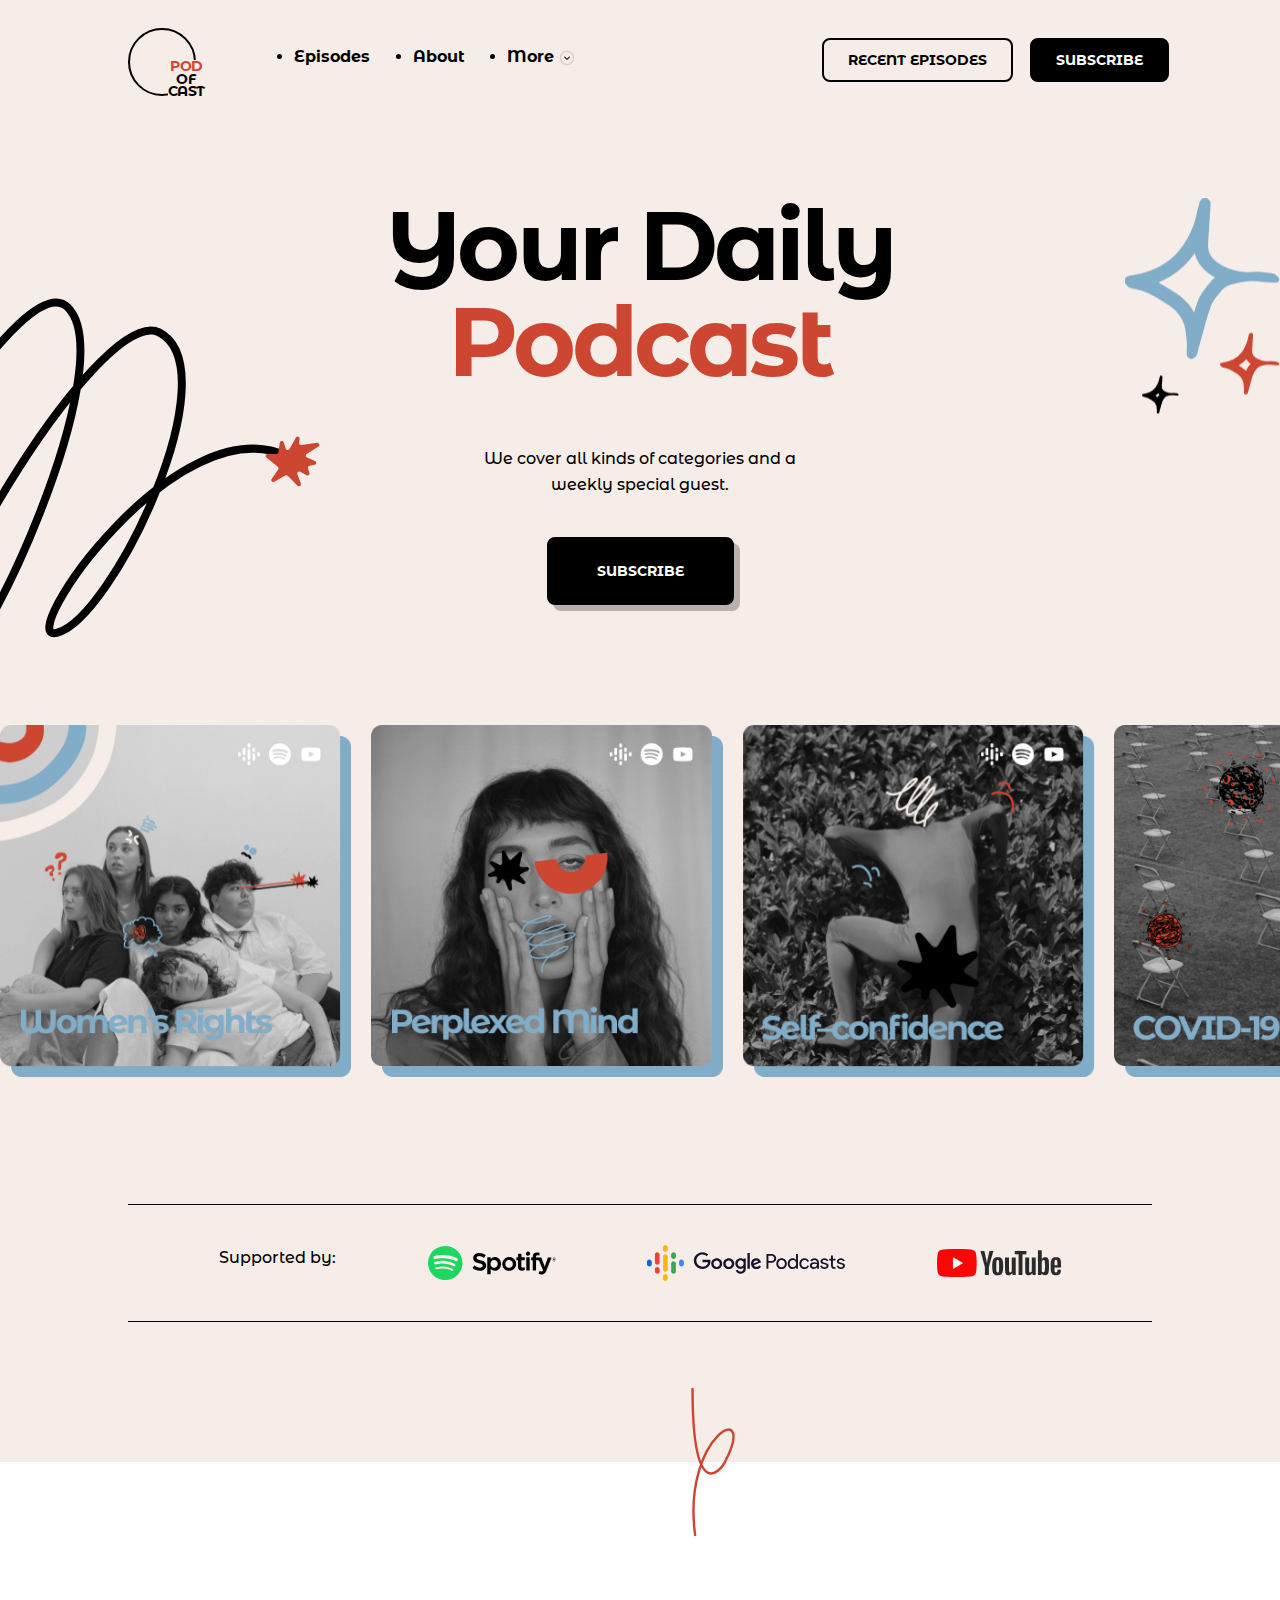
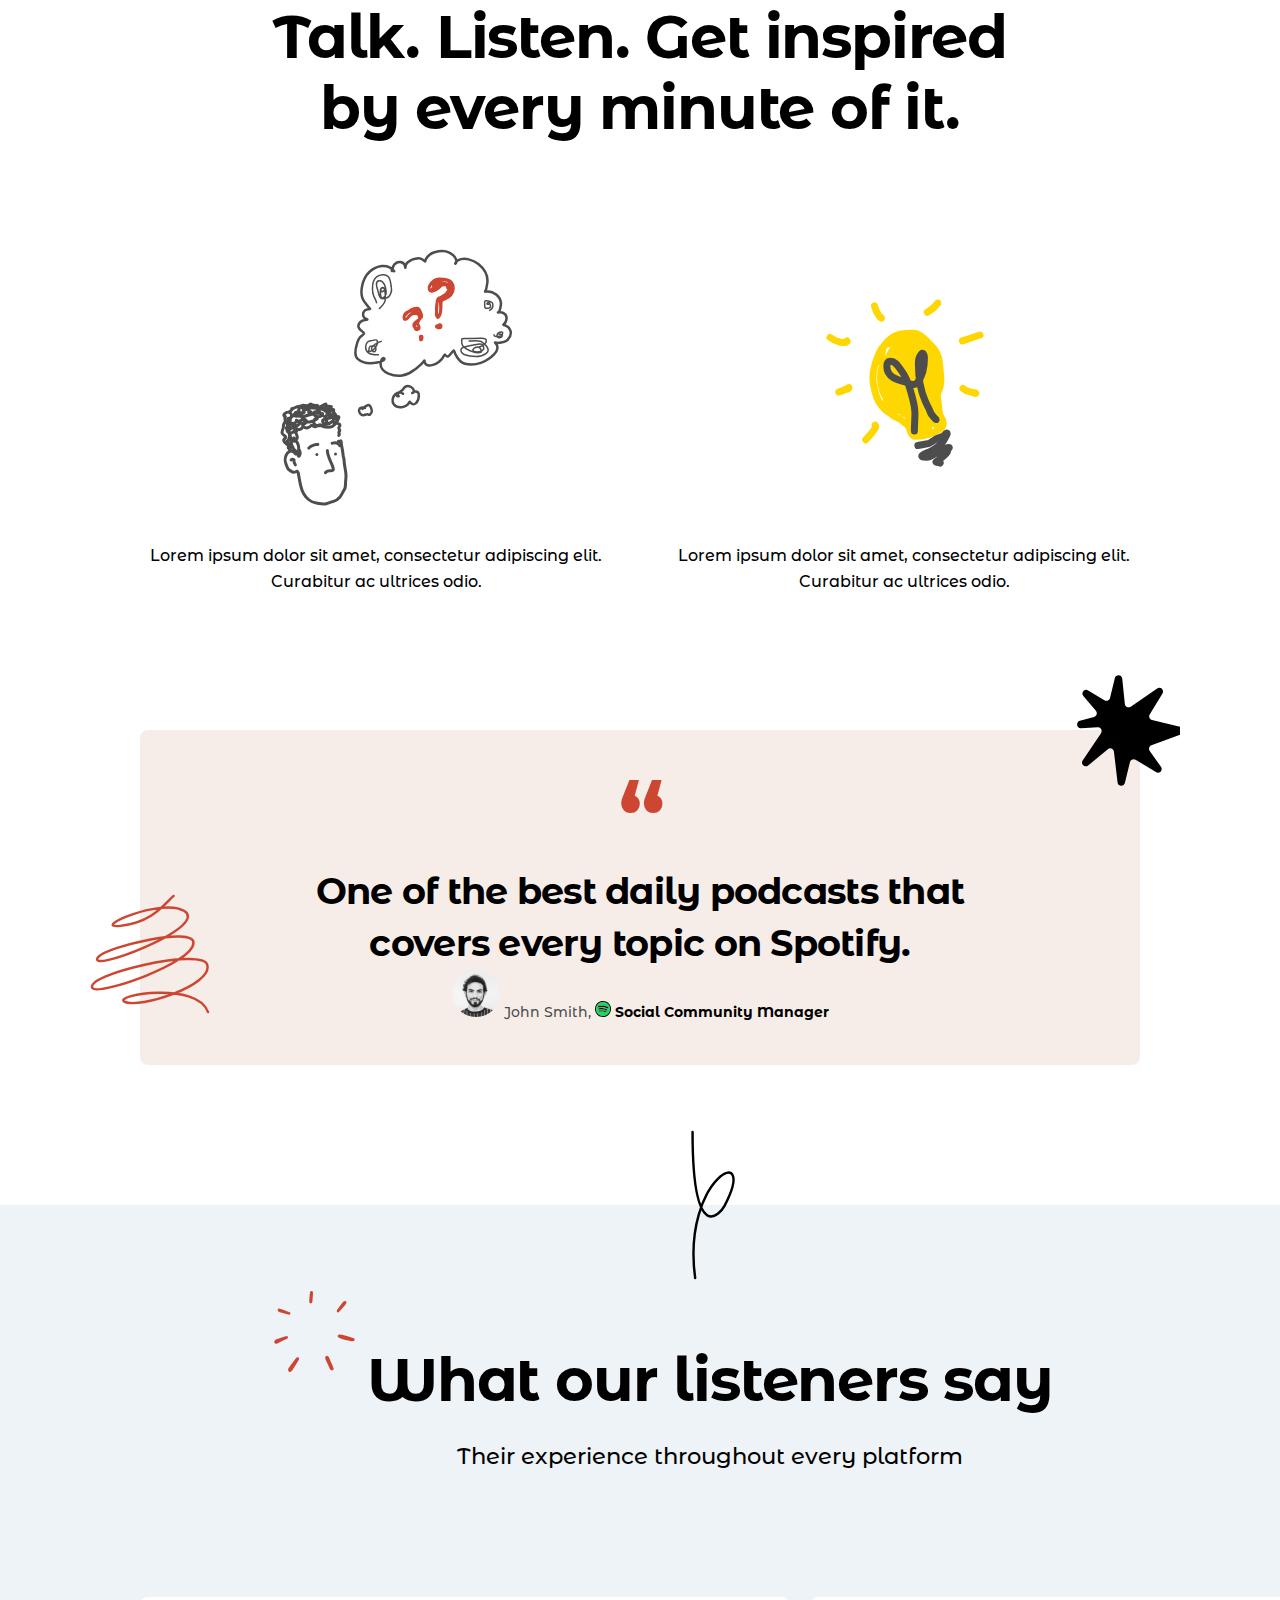
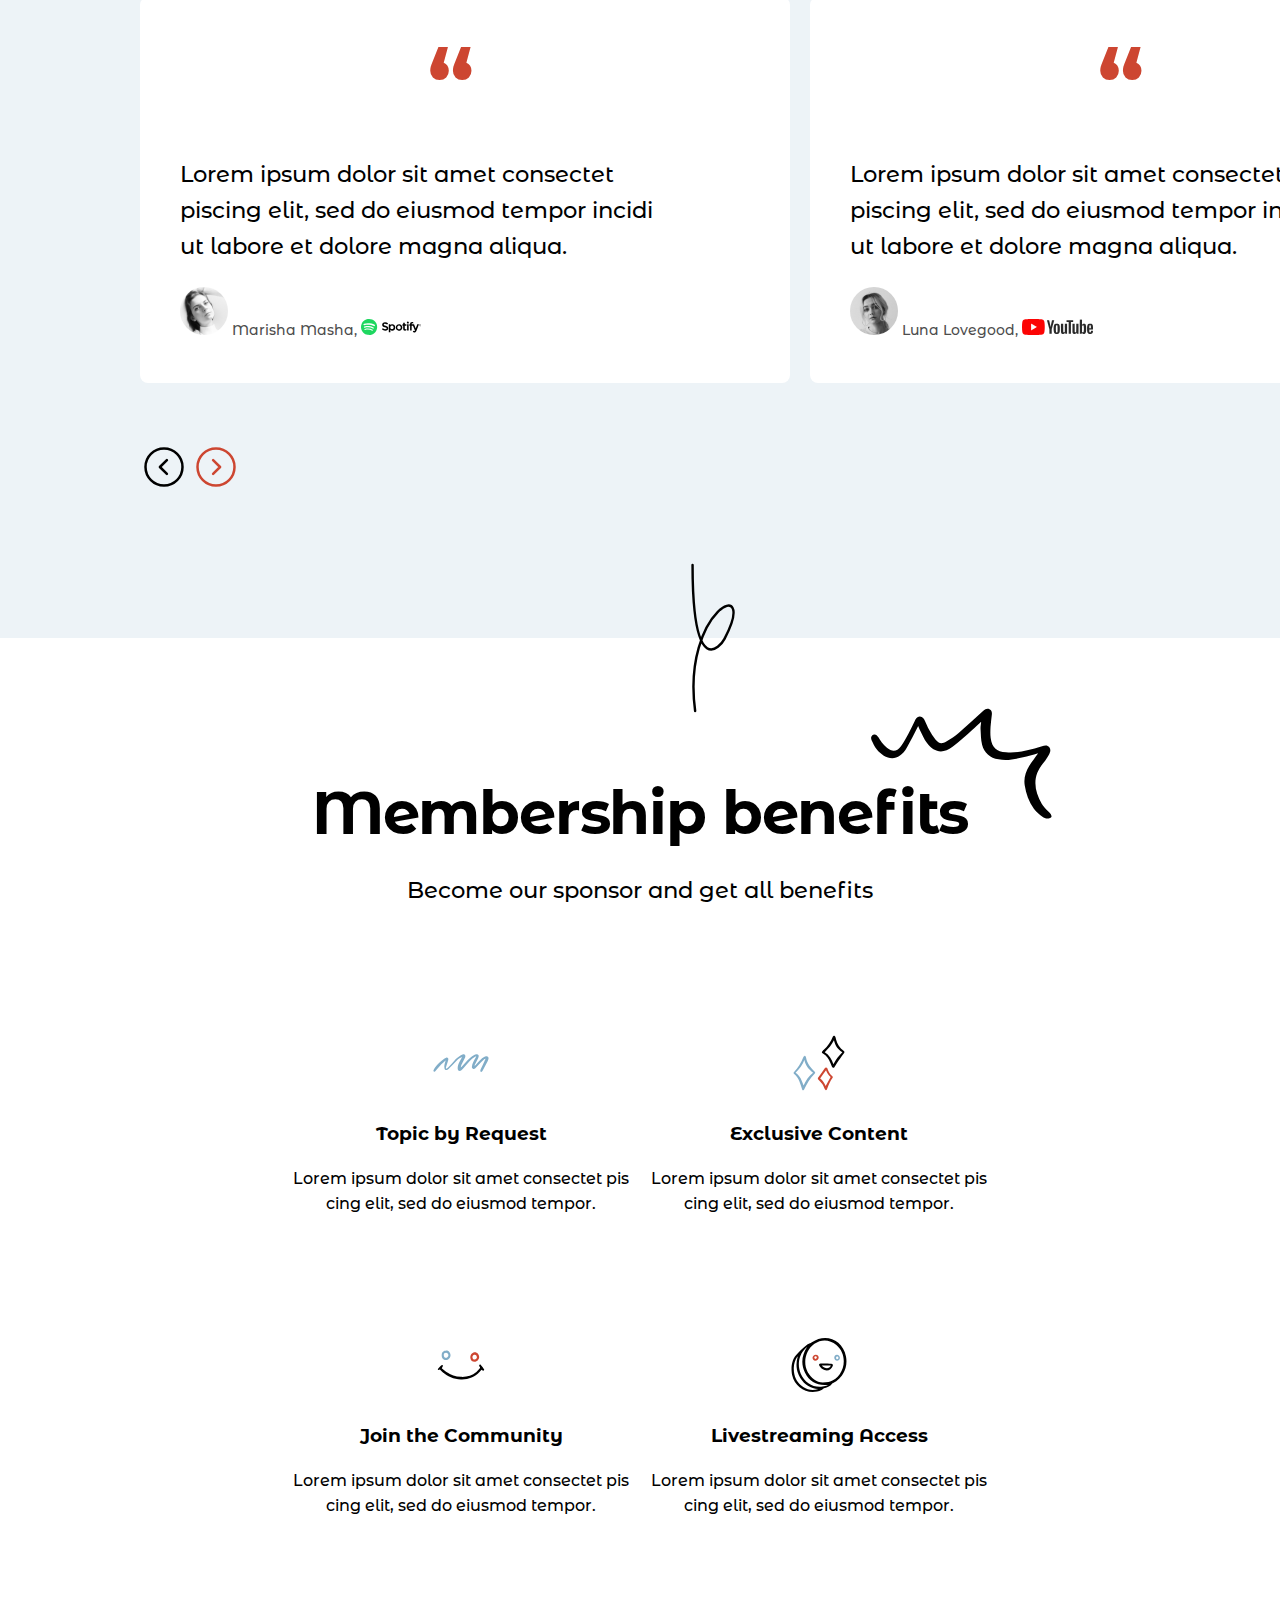
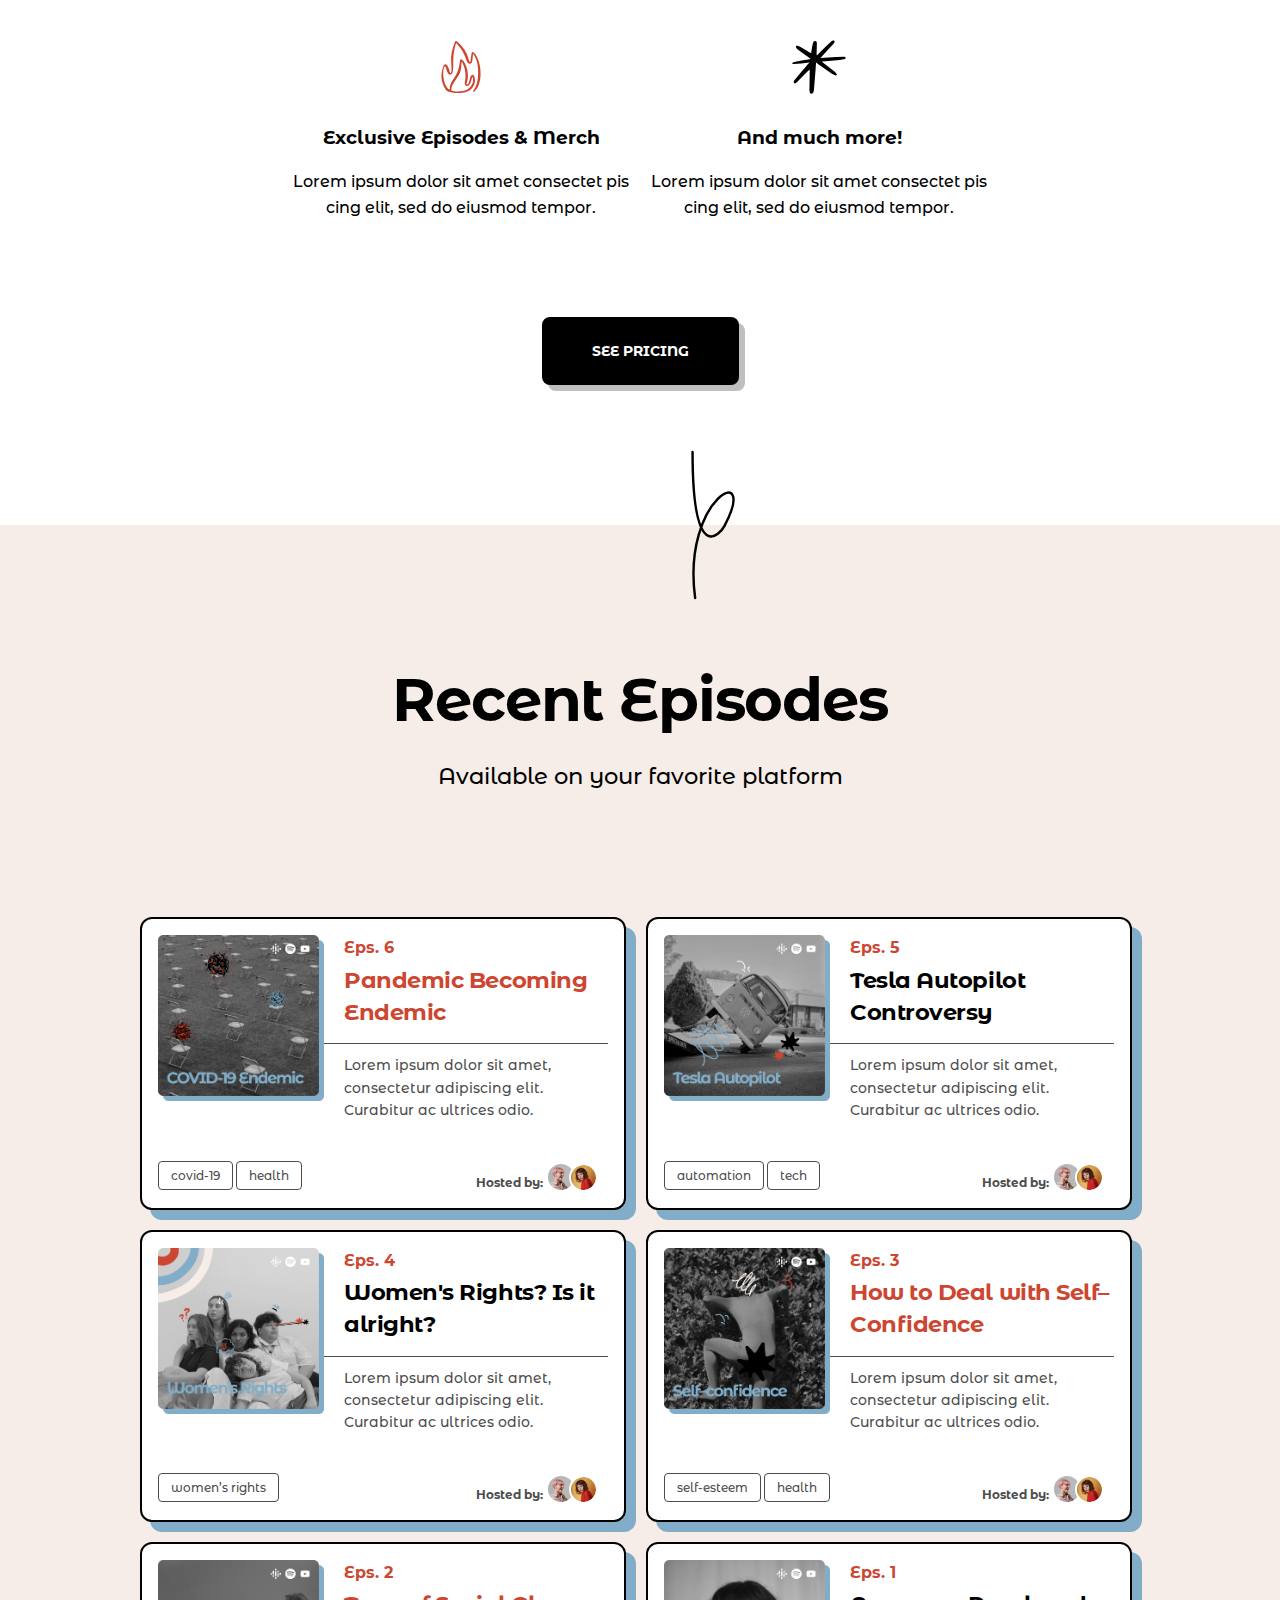
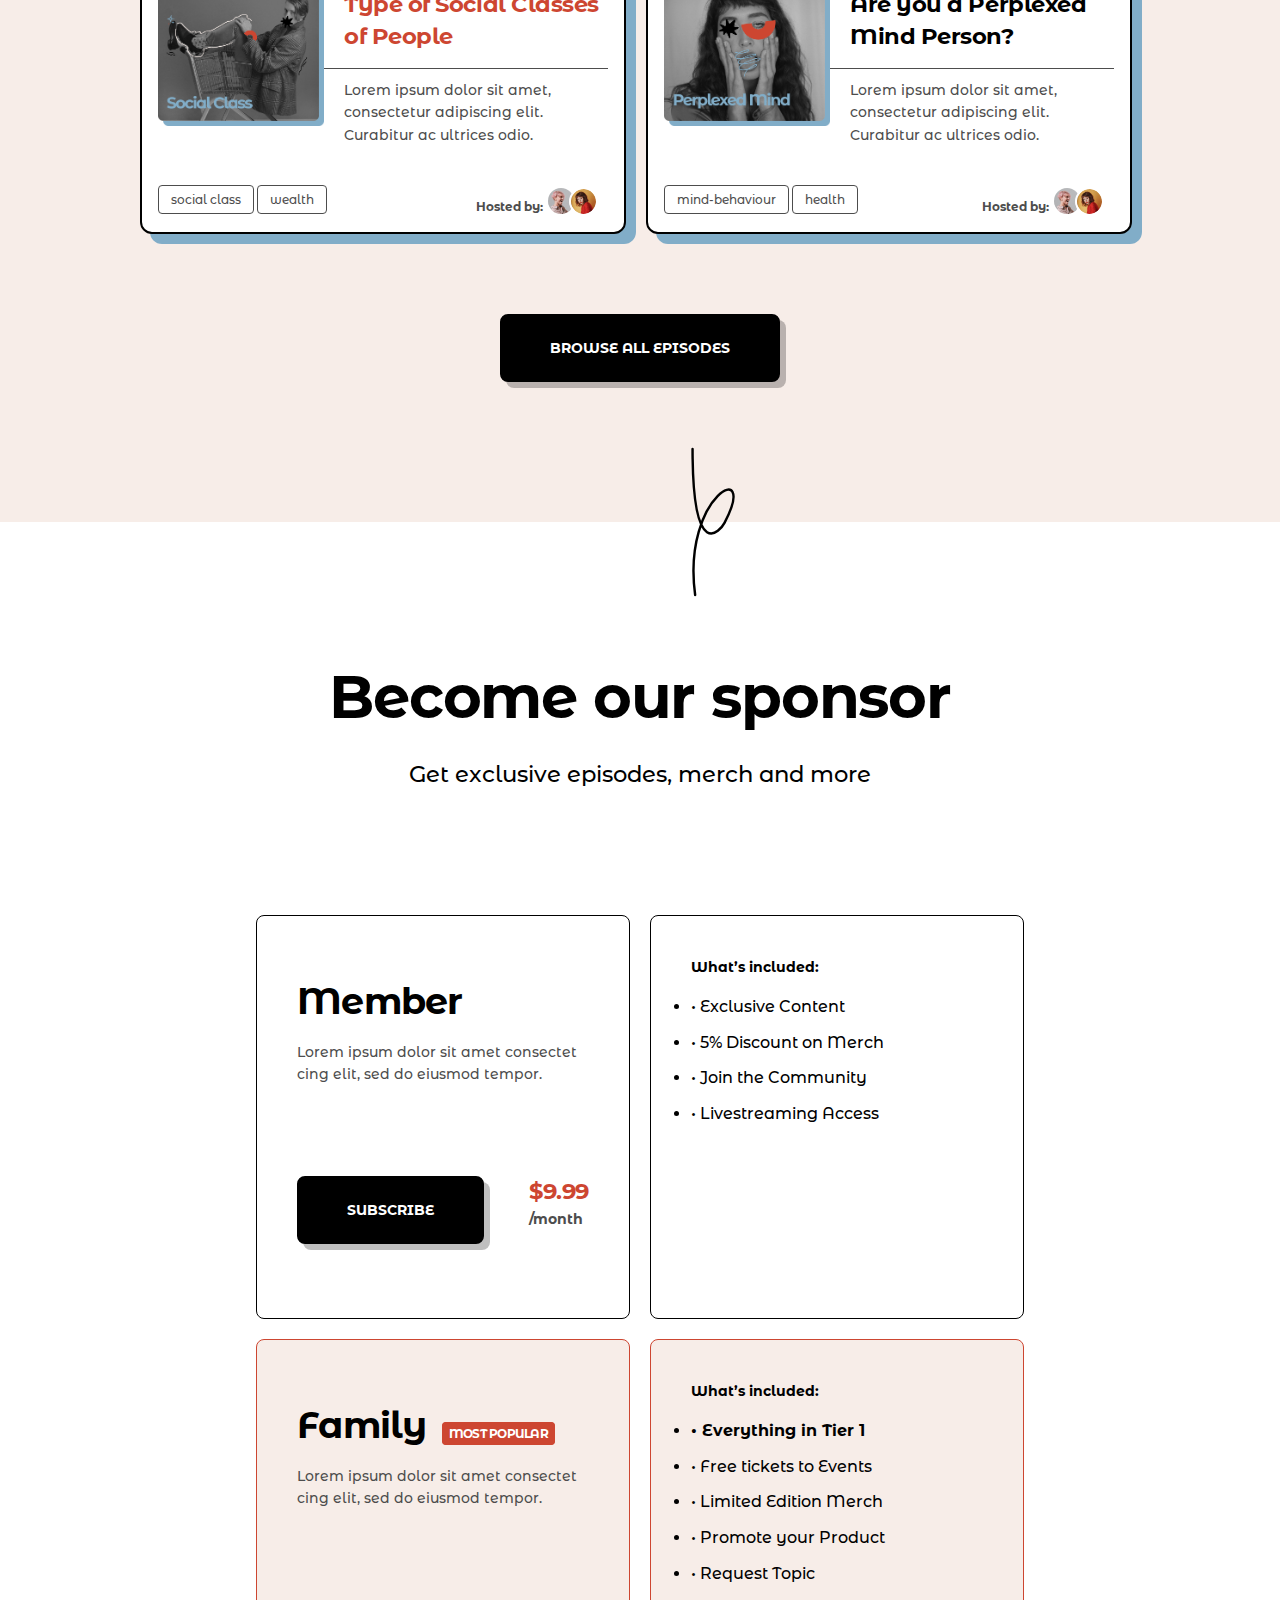
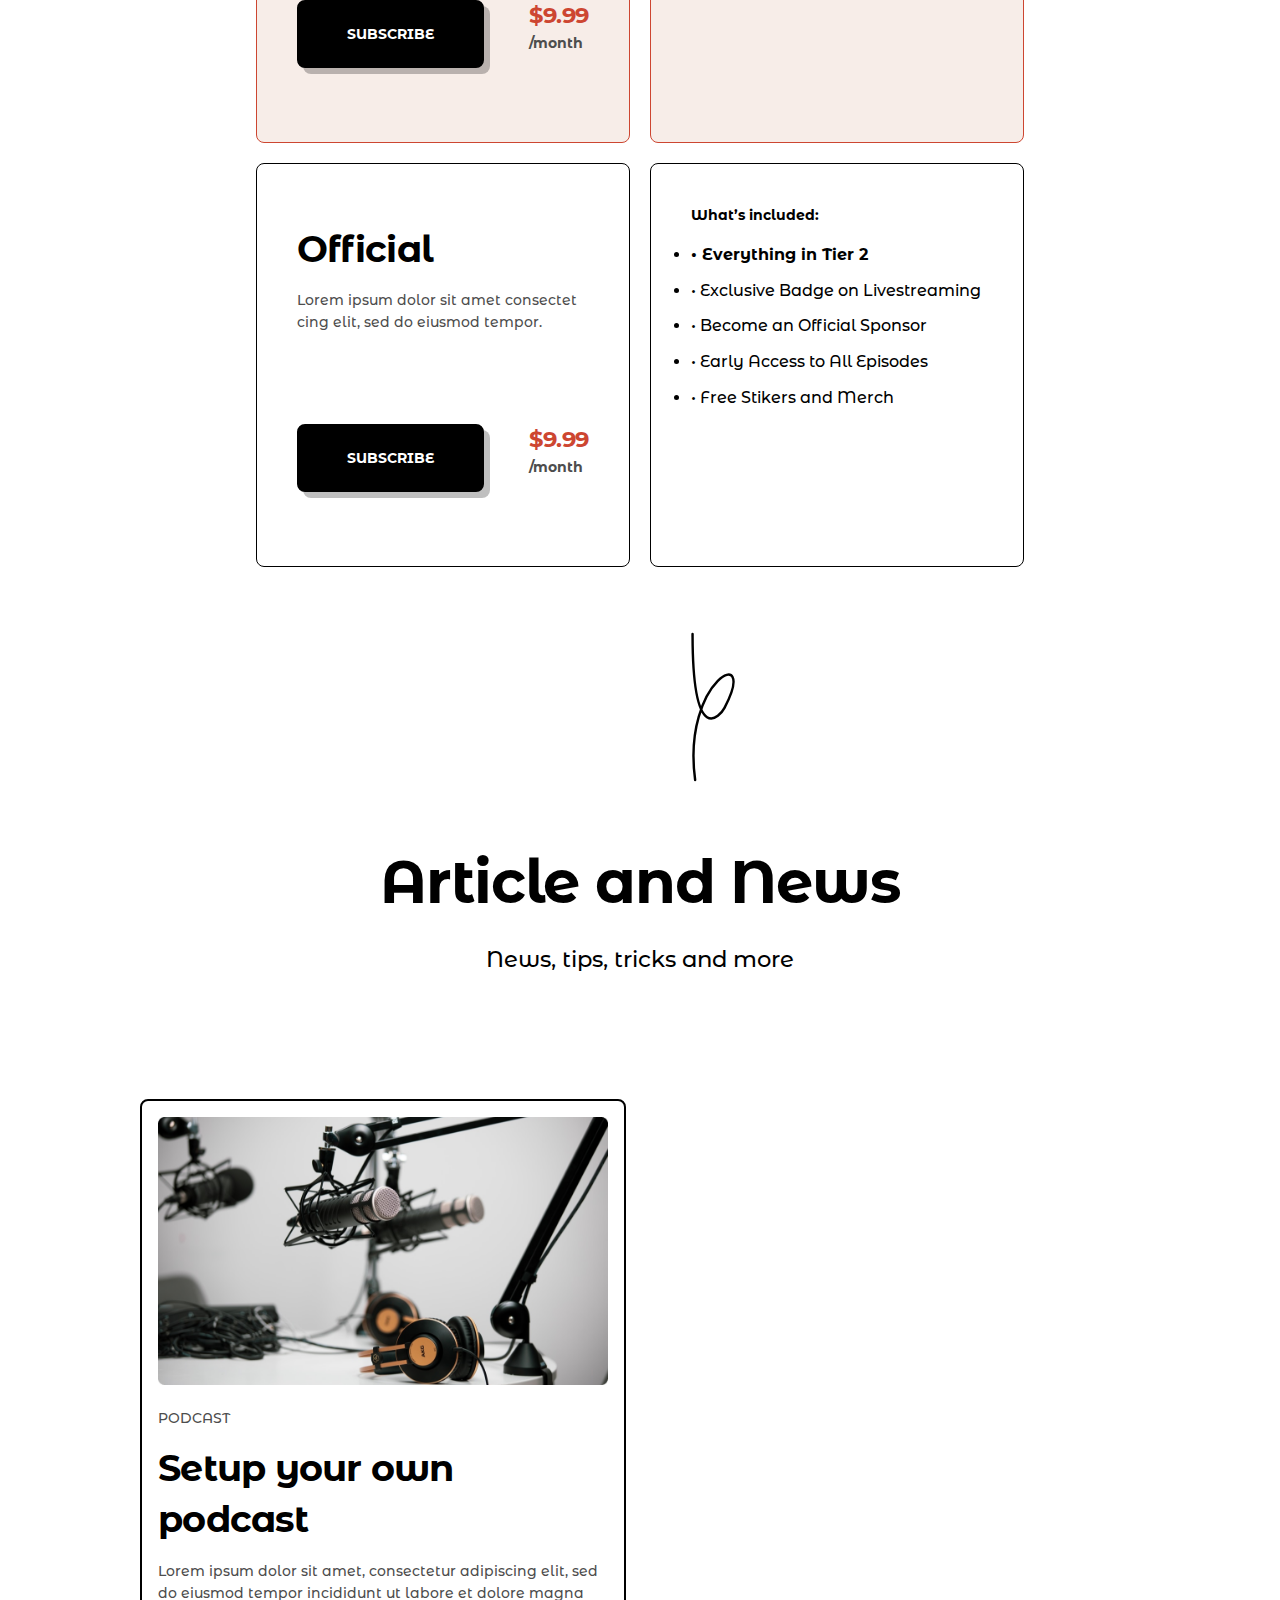
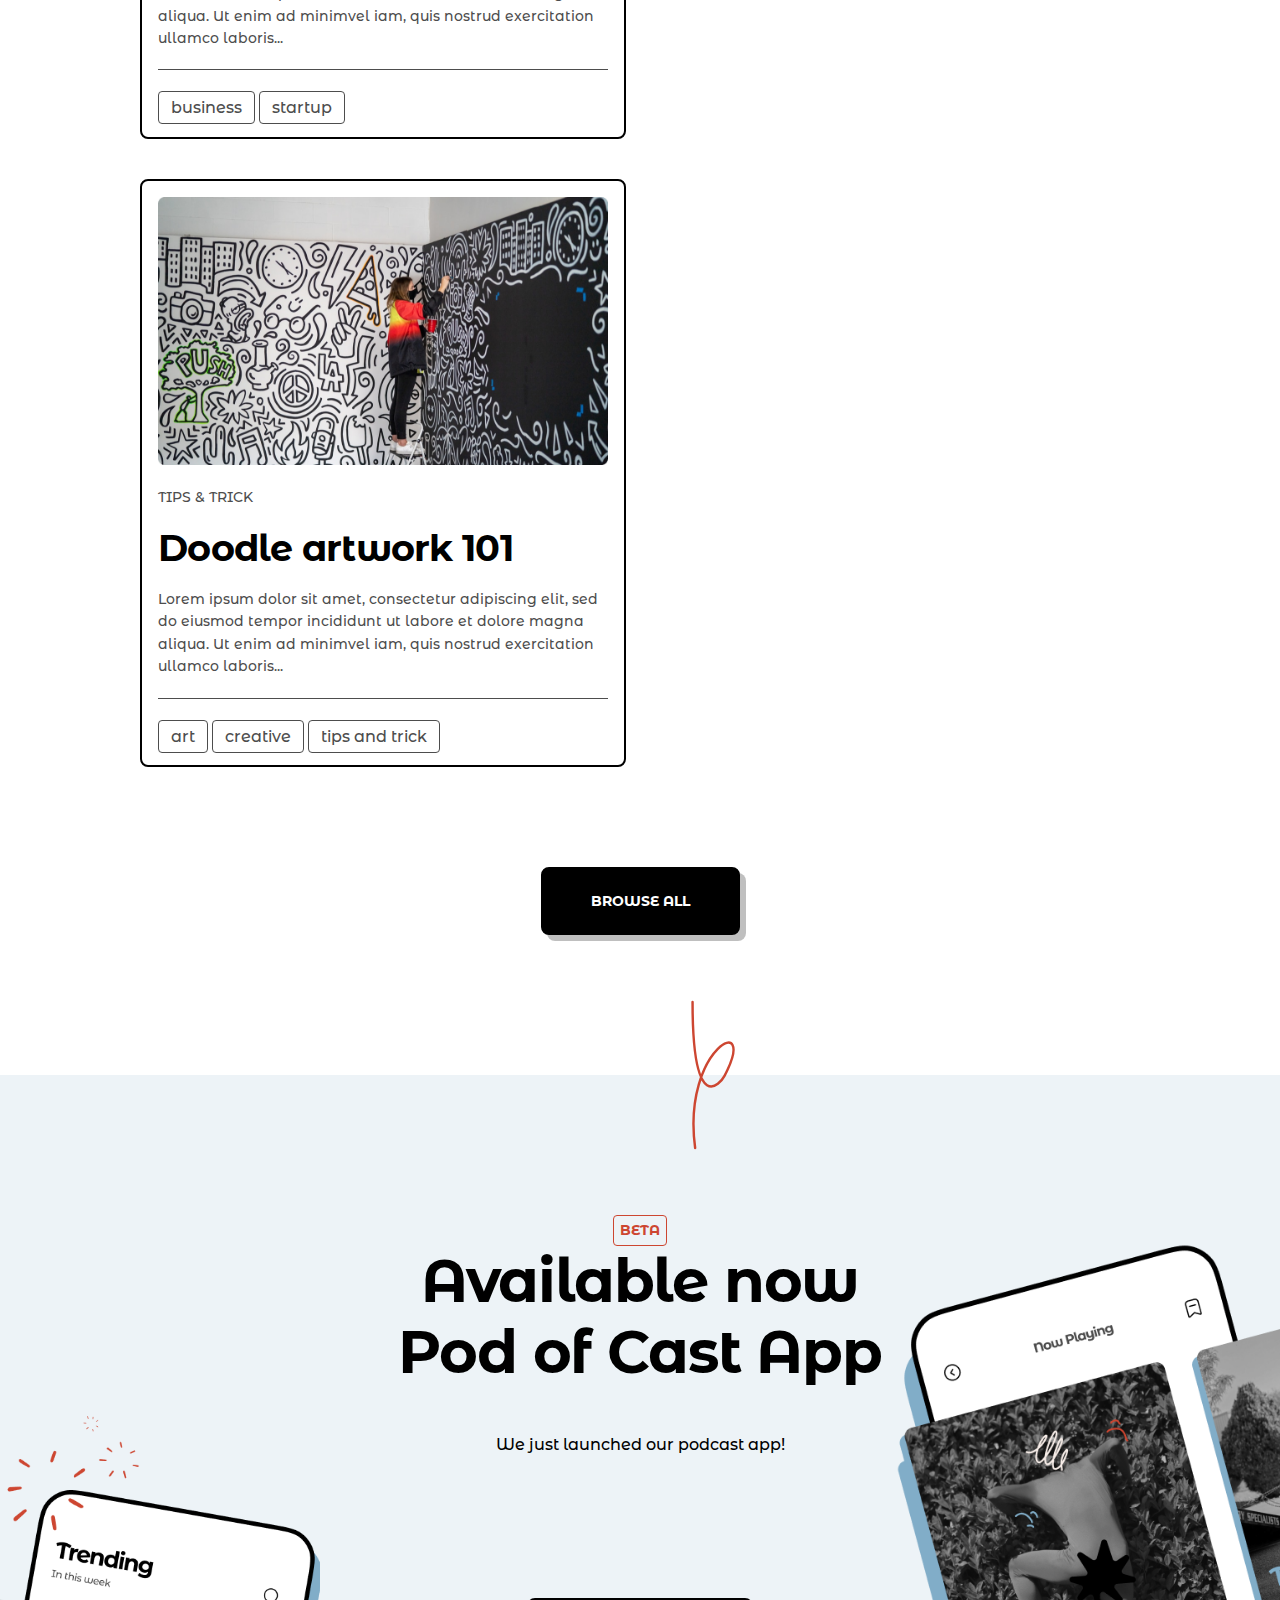
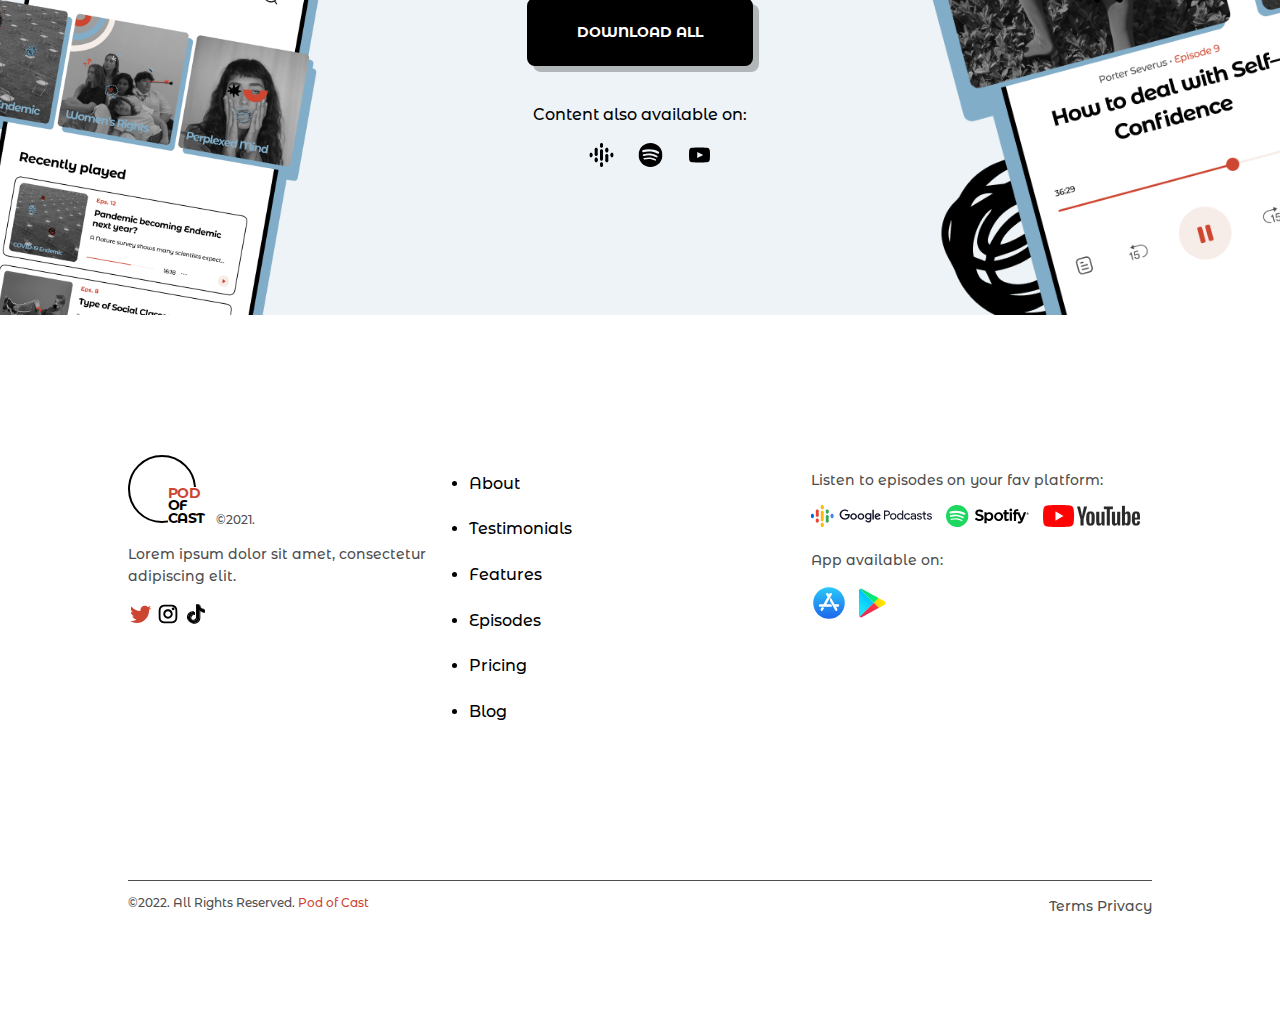
<file: index.html>
<!DOCTYPE html>
<html lang="en">
<head>
    <meta charset="UTF-8">
    <meta name="viewport" content="width=device-width, initial-scale=1.0">
    <link rel="stylesheet" href="./css/normalize.css">
    <link rel="stylesheet" href="./css/common.css">
    <link rel="stylesheet" href="./css/landing.css">
    <link rel="stylesheet" href="https://cdn.jsdelivr.net/npm/swiper@11/swiper-bundle.min.css"/>
    <title>PodOfCast</title>
</head>
<body>
    <header class="header">
        <nav class="header__nav">
            <div class="logo">
                <div class="logo__circle"></div>
                <div class="logo__text">
                    <span>
                        Pod
                    </span>
                    <span>
                        Of
                    </span>
                    <span>Cast</span>
                </div>
            </div>
            <ul class="nav__list">
                <li><a href="./pages/episodes.html">Episodes</a></li>
                <li><a href="./pages/about.html">About</a></li>
                <li>
                    <a href="./pages/more.html">More
                        <img src="./images/vectors/Arrow - Down.svg" alt="">
                    </a>
                </li>
            </ul>
            <div class="buttons">
                <button>RECENT EPISODES</button>
                <button>SUBSCRIBE</button>
            </div>
        </nav>
        <div class="header__text">
            <div class="title header__title"> Your Daily
                <span>Podcast</span>
            </div>
            <p class="body header__p">
                We cover all kinds of categories and
                a weekly special guest.
            </p>
            <button class="big-btn">SUBSCRIBE</button>
        </div>
        <div class="header__cards">
            <div class="swiper">
                <div class="swiper-wrapper">
                <div class="swiper-slide">
                    <img src="images/header-card-1.png" alt="">
                </div>
                <div class="swiper-slide">
                    <img src="images/header-card-2.png" alt="">
                </div>
                <div class="swiper-slide">
                    <img src="images/header-card-3.png" alt="">
                </div>
                <div class="swiper-slide">
                    <img src="images/header-card-4.png" alt="">
                </div>
                <div class="swiper-slide">
                    <img src="images/header-card-5.png" alt="">
                </div>
                <div class="swiper-slide">
                    <img src="images/header-card-6.png" alt="">
                </div>
                </div>
            </div>
        </div>
        
        <div class="header__supported">
            <span>Supported by:</span>
            <img src="./images/icons/Spotify.svg" alt="">
            <img src="./images/icons/Google Podcast.svg" alt="">
            <img src="./images/icons/Youtube.svg" alt="">
        </div>
    </header>
    <main class="main">
        <div class="main__block">
            <div class="content">
                <div class="content__title">
                    <h1 class="h1">
                        Talk. Listen. Get inspired by every minute of it.
                    </h1>
                </div>
                
                <div class="content__inspired-images">
                    <span class="inspired-images__img-group">
                        <img src="./images/vectors/men_talking.svg" alt="">
                        <p class="body">Lorem ipsum dolor sit amet, consectetur adipiscing elit. Curabitur ac ultrices odio. </p>
                    </span>
                    <span class="inspired-images__img-group">
                        <img src="./images/vectors/bulb.svg" alt="">
                        <p class="body">Lorem ipsum dolor sit amet, consectetur adipiscing elit. Curabitur ac ultrices odio. </p>
                    </span>
                </div>
                <div class="quote">
                    <h1 class="title"><span>“</span></h1>
                    <h2 class="h2-style2">
                        One of the best daily podcasts that
                            covers every topic on Spotify.
                    </h2>
                    <div class="author">
                        <span class='photo'>
                            <img src="images/avatars/avatar-manager.png" alt="">
                        </span>
                        <span class="author__name caption">John Smith,</span>
                        <span class="author__app">
                            <img src="./images/icons/spotify-without text.svg" alt="">
                            <span class="caption-bold">Social Community Manager</span>
                        </span>
                    </div>
                </div>
            </div>
        </div>
        <div class="main__block testimonials">
            <div class="content">
                <div class="content__title">
                    <svg class="sparcle" width="105" height="105" viewBox="0 0 105 105" fill="none" xmlns="http://www.w3.org/2000/svg">
                        <path d="M89.9246 62.3434C85.8777 61.3043 79.06 60.1923 76.5443 58.4788C75.5053 57.7679 75.6329 56.984 75.8152 56.4371C75.9975 55.9267 77.0365 55.3981 77.6745 55.4345C79.1147 55.4892 80.5548 55.7991 81.9402 56.1819C85.0209 57.0205 88.0834 57.8955 91.1095 58.8981C92.7136 59.4267 93.224 60.6481 92.2943 61.4319C91.7475 61.8876 91.2371 62.3434 89.9246 62.3434Z" fill="#CD4631"/>
                        <path d="M26.1224 90.5074C26.3047 89.5413 26.6693 89.0309 27.1979 88.2835C29.2578 85.4033 31.4088 82.5777 33.5234 79.7522C33.651 79.5882 33.7969 79.4059 33.9609 79.2783C34.6901 78.6585 35.5104 77.9293 36.4583 78.6038C37.4062 79.2965 37.0781 80.3173 36.5677 81.1376C34.4531 84.583 32.3021 88.01 30.1146 91.4189C29.7865 91.9475 29.2214 92.4033 28.6562 92.6767C27.2526 93.3512 26.013 92.4215 26.1224 90.5074Z" fill="#CD4631"/>
                        <path d="M71.6771 89.87C71.6771 90.6903 71.0391 91.2737 70.5652 91.3648C69.9271 91.4924 69.3803 91.383 68.4688 90.7633C68.1589 90.5627 67.9766 90.0705 67.7943 89.6877C66.4636 86.8075 65.1146 83.9455 63.8204 81.0471C63.4922 80.3362 63.1641 79.5158 63.2188 78.7684C63.2735 78.094 63.6928 77.1278 64.2396 76.8908C64.7683 76.6539 65.4792 76.5809 66.3178 77.4013C66.6277 77.6929 66.9193 78.1851 67.1198 78.6408C68.4323 81.6851 69.7448 84.7294 71.0209 87.7919C71.2579 88.3752 71.4037 89.0132 71.6771 89.87Z" fill="#CD4631"/>
                        <path d="M13.8177 64.7501C12.9792 64.5131 12.4323 64.112 12.3047 63.5652C12.1406 62.8725 12.487 61.9428 12.888 61.2865C13.1979 60.7943 13.9089 60.4844 14.5104 60.2839C17.5183 59.2813 20.5443 58.2969 23.5886 57.3672C24.099 57.2032 24.7552 57.1485 25.2474 57.3126C26.0495 57.586 26.3959 58.224 25.7396 58.9896C25.375 59.4271 24.9558 59.8829 24.4636 60.1199C21.6198 61.5417 18.7578 62.9089 15.8776 64.2579C15.349 64.4949 14.638 65.0053 13.8177 64.7501Z" fill="#CD4631"/>
                        <path d="M75.5781 33.4689C75.1771 33.3048 74.8308 32.6485 74.8125 32.211C74.7943 31.6095 74.9766 30.8803 75.3412 30.3881C77.0365 28.0548 78.8229 25.7579 80.5912 23.4793C80.8464 23.1329 81.1927 22.8595 81.5391 22.586C82.3229 21.9845 83.3438 21.4558 84.0365 22.3673C84.4375 22.8959 84.5651 24.2449 84.1823 24.7006C81.849 27.5444 79.3334 30.2605 76.836 32.9767C76.6354 33.2136 76.2344 33.5965 75.5781 33.4689Z" fill="#CD4631"/>
                        <path d="M17.1354 29.513C18.1562 29.8229 18.9401 30.0052 19.6875 30.2786C21.8568 31.0625 24.026 31.8646 26.1771 32.6849C26.7786 32.9219 27.4167 33.1588 27.9088 33.5416C28.2552 33.8151 28.638 34.5078 28.5104 34.763C28.2917 35.1823 27.9635 35.7109 27.2161 35.6562C26.9062 35.638 26.5052 35.6198 26.1588 35.5286C23.7161 34.8724 21.2734 34.2526 18.8489 33.5234C18.0286 33.2864 17.1719 32.9401 16.5156 32.4114C16.0417 32.0286 15.6042 31.1719 15.7318 30.6614C15.8411 30.1875 16.2422 29.513 17.1354 29.513Z" fill="#CD4631"/>
                        <path d="M50.4949 21.966C50.4767 22.1847 50.4584 22.4035 50.3855 22.604C50.0756 23.4972 49.8751 24.4998 48.6173 24.4087C47.2866 24.3175 47.2319 23.2238 47.2501 22.3306C47.3048 20.1795 47.5053 18.0285 47.6694 15.8592C47.7423 15.0754 47.8334 14.2733 48.0522 13.5259C48.2709 12.7603 48.5808 11.9764 49.6381 12.104C50.6225 12.2316 50.9506 12.8879 50.9689 13.7629C50.9689 14.7108 50.6772 20.1795 50.4949 21.966Z" fill="#CD4631"/>
                    </svg>
                    <h1 class="h1">What our listeners say</h1>
                    <h3 class="h3-style1">Their experience throughout every platform</h3>
                </div>
                <div class="users-reviews">
                    <div class="swiper-review">
                        <div class="swiper-wrapper">
                            <div class="swiper-slide user-review ">
                                <h1 class="title"><span>“</span></h1>
                                <h3 class="h3-style1 review__text">
                                    Lorem ipsum dolor sit amet consectet 
        piscing elit, sed do eiusmod tempor incidi ut labore et dolore magna aliqua. 
                                </h3>
                                <div class="author">
                                <span class='photo'>
                                    <img src="images/avatars/marisha-masha.png" alt="">
                                </span>
                                <span class="author__name caption">Marisha Masha,</span>
                                <span class="author__app">
                                    <img src="./images/icons/Spotify.svg" alt="">
                                </span>
                            </div>
                                
                            </div>
                            <div class="swiper-slide user-review ">
                                <h1 class="title"><span>“</span></h1>
                                <h3 class="h3-style1 review__text">
                                    Lorem ipsum dolor sit amet consectet 
        piscing elit, sed do eiusmod tempor incidi ut labore et dolore magna aliqua. 
                                </h3>
                                <div class="author">
                                <span class='photo'>
                                    <img src="images/avatars/luna-lovegood.png" alt="">
                                </span>
                                <span class="author__name caption">Luna Lovegood,</span>
                                <span class="author__app">
                                    <img src="./images/icons/Youtube.svg" alt="">
                                </span>
                            </div>
                                
                            </div>
                            <div class="swiper-slide user-review ">
                                <h1 class="title"><span>“</span></h1>
                                <h3 class="h3-style1 review__text">
                                    Lorem ipsum dolor sit amet consectet 
        piscing elit, sed do eiusmod tempor incidi ut labore et dolore magna aliqua. 
                                </h3>
                                <div class="author">
                                <span class='photo'>
                                    <img src="images/avatars/emily-blunt.png" alt="">
                                </span>
                                <span class="author__name caption">Emily Blunt,</span>
                                <span class="author__app">
                                    <img src="./images/icons/Google Podcast.svg" alt="">
                                </span>
                            </div>
                            </div>
                        </div>
                    </div>
                </div>
                
                <div class="arrows">
                    <span class="arrow arrow-back">
                        <svg width="48" height="48" viewBox="0 0 48 48" fill="none" xmlns="http://www.w3.org/2000/svg">
                            <path fill-rule="evenodd" clip-rule="evenodd" d="M24 5.50049C13.784 5.50049 5.5 13.7825 5.5 24.0005C5.5 34.2165 13.784 42.5005 24 42.5005C34.216 42.5005 42.5 34.2165 42.5 24.0005C42.5 13.7825 34.216 5.50049 24 5.50049Z" stroke="black" stroke-width="2.5" stroke-linecap="round" stroke-linejoin="round"/>
                            <path d="M26.8847 17.0581L19.9127 24.0001L26.8847 30.9421" stroke="black" stroke-width="2.5" stroke-linecap="round" stroke-linejoin="round"/>
                          </svg>
                    </span>
                    <span class="arrow arrow-next">
                        <svg width="48" height="48" viewBox="0 0 48 48" fill="none" xmlns="http://www.w3.org/2000/svg">
                            <path fill-rule="evenodd" clip-rule="evenodd" d="M24 42.4996C34.216 42.4996 42.5 34.2176 42.5 23.9996C42.5 13.7836 34.216 5.49963 24 5.49963C13.784 5.49963 5.5 13.7836 5.5 23.9996C5.5 34.2176 13.784 42.4996 24 42.4996Z" stroke="#CD4631" stroke-width="2.5" stroke-linecap="round" stroke-linejoin="round"/>
                            <path d="M21.1153 30.942L28.0873 24L21.1153 17.058" stroke="#CD4631" stroke-width="2.5" stroke-linecap="round" stroke-linejoin="round"/>
                          </svg>
                    </span>
                </div>
            </div>
        </div>
        <div class="main__block">
            <div class="content features">
                <div class="content__title">
                    <h1 class="h1">
                        Membership benefits
                    </h1>
                    <h3 class="h3-style1 features__h3">
                        Become our sponsor and get all benefits
                    </h3>
                </div>
                <div class="benefits">
                    <div class="benefit-card">
                        <img src="./images/vectors/line-2.svg" alt="">
                        <h3 class="h3-style-2">Topic by Request</h3>
                        <p class="benefit-text">
                            Lorem ipsum dolor sit amet consectet pis cing elit, sed do eiusmod tempor.
                        </p>
                    </div>
                    <div class="benefit-card">
                        <img src="./images/vectors/stars-1.svg" alt="">
                        <h3 class="h3-style-2">Exclusive Content</h3>
                        <p class="benefit-text">
                            Lorem ipsum dolor sit amet consectet pis cing elit, sed do eiusmod tempor.
                        </p>
                    </div>
                    <div class="benefit-card">
                        <img src="./images/vectors/smile.svg" alt="">
                        <h3 class="h3-style-2">Join the Community</h3>
                        <p class="benefit-text">
                            Lorem ipsum dolor sit amet consectet pis cing elit, sed do eiusmod tempor.
                        </p>
                    </div>
                    <div class="benefit-card">
                        <img src="./images/vectors/smiles.svg" alt="">
                        <h3 class="h3-style-2">Livestreaming Access</h3>
                        <p class="benefit-text">
                            Lorem ipsum dolor sit amet consectet pis cing elit, sed do eiusmod tempor.
                        </p>
                    </div>
                    <div class="benefit-card">
                        <img src="./images/vectors/Fire.svg" alt="">
                        <h3 class="h3-style-2">Exclusive Episodes & Merch</h3>
                        <p class="benefit-text">
                            Lorem ipsum dolor sit amet consectet pis cing elit, sed do eiusmod tempor.
                        </p>
                    </div>
                    <div class="benefit-card">
                        <img src="./images/vectors/star-2.svg" alt="">
                        <h3 class="h3-style-2">And much more!</h3>
                        <p class="benefit-text">
                            Lorem ipsum dolor sit amet consectet pis cing elit, sed do eiusmod tempor.
                        </p>
                    </div>
                </div>
                <button class="big-btn">SEE PRICING</button>
            </div>
        </div>
        <div class="main__block">
            <div class="content resent-episodes">
                <div class="content__title">
                    <h1 class="h1">Recent Episodes</h1>
                    <h3 class="h3-style1">Available on your favorite platform</h3>
                </div>

                <div class="episodes">
                    <div class="episodes__card">
                        <img src="./images/header-card-4.png" alt="">
                        <div class="body-bold episodes__episode-num">Eps. 6</div>
                        <h3 class="h3-style2 episodes__title">Pandemic Becoming Endemic</h3>
                        <div class="episodes__episode-description caption">
                            Lorem ipsum dolor sit amet, consectetur adipiscing elit. Curabitur ac ultrices odio. 
                        </div>
                        <span class="episodes__episode-tag small">
                            <span class="tag">covid-19</span>
                            <span class="tag">health</span>
                        </span>
                        <span class="episodes__author small-bold">
                            <span>Hosted by:</span>
                            <img src="./images/avatars/author-1.png" alt="">
                            <img src="./images/avatars/author-2.png" alt="">
                        </span>
                    </div>
                    <div class="episodes__card">
                        <img src="./images/header-card-6.png" alt="">
                        <div class="body-bold episodes__episode-num">Eps. 5</div>
                        <h3 class="h3-style2 episodes__title">Tesla Autopilot Controversy</h3>
                        <div class="episodes__episode-description caption">
                            Lorem ipsum dolor sit amet, consectetur adipiscing elit. Curabitur ac ultrices odio. 
                        </div>
                        <span class="episodes__episode-tag small">
                            <span class="tag">automation</span>
                            <span class="tag">tech</span>
                        </span>
                        <span class="episodes__author small-bold">
                            <span>Hosted by:</span>
                            <img src="./images/avatars/author-1.png" alt="">
                            <img src="./images/avatars/author-2.png" alt="">
                        </span>
                    </div>
                    <div class="episodes__card">
                        <img src="./images/header-card-1.png" alt="">
                        <div class="body-bold episodes__episode-num">Eps. 4</div>
                        <h3 class="h3-style2 episodes__title">Women's Rights? Is it alright?</h3>
                        <div class="episodes__episode-description caption">
                            Lorem ipsum dolor sit amet, consectetur adipiscing elit. Curabitur ac ultrices odio. 
                        </div>
                        <span class="episodes__episode-tag small">
                            <span class="tag">women’s rights</span>
                        </span>
                        <span class="episodes__author small-bold">
                            <span>Hosted by:</span>
                            <img src="./images/avatars/author-1.png" alt="">
                            <img src="./images/avatars/author-2.png" alt="">
                        </span>
                    </div>
                    <div class="episodes__card">
                        <img src="./images/header-card-3.png" alt="">
                        <div class="body-bold episodes__episode-num">Eps. 3</div>
                        <h3 class="h3-style2 episodes__title">
                            How to Deal with Self–Confidence
                        </h3>
                        <div class="episodes__episode-description caption">
                            Lorem ipsum dolor sit amet, consectetur adipiscing elit. Curabitur ac ultrices odio. 
                        </div>
                        <span class="episodes__episode-tag small">
                            <span class="tag">self-esteem</span>
                            <span class="tag">health</span>
                        </span>
                        <span class="episodes__author small-bold">
                            <span>Hosted by:</span>
                            <img src="./images/avatars/author-1.png" alt="">
                            <img src="./images/avatars/author-2.png" alt="">
                        </span>
                    </div>
                    <div class="episodes__card">
                        <img src="./images/header-card-5.png" alt="">
                        <div class="body-bold episodes__episode-num">Eps. 2</div>
                        <h3 class="h3-style2 episodes__title">
                            Type of Social Classes of People
                        </h3>
                        <div class="episodes__episode-description caption">
                            Lorem ipsum dolor sit amet, consectetur adipiscing elit. Curabitur ac ultrices odio. 
                        </div>
                        <span class="episodes__episode-tag small">
                            <span class="tag">social class</span>
                            <span class="tag">wealth</span>
                        </span>
                        <span class="episodes__author small-bold">
                            <span>Hosted by:</span>
                            <img src="./images/avatars/author-1.png" alt="">
                            <img src="./images/avatars/author-2.png" alt="">
                        </span>
                    </div>
                    <div class="episodes__card">
                        <img src="./images/header-card-2.png" alt="">
                        <div class="body-bold episodes__episode-num">Eps. 1</div>
                        <h3 class="h3-style2 episodes__title">
                            Are you a Perplexed Mind Person?
                        </h3>
                        <div class="episodes__episode-description caption">
                            Lorem ipsum dolor sit amet, consectetur adipiscing elit. Curabitur ac ultrices odio. 
                        </div>
                        <span class="episodes__episode-tag small">
                            <span class="tag">mind-behaviour</span>
                            <span class="tag">health</span>
                        </span>
                        <span class="episodes__author small-bold">
                            <span>Hosted by:</span>
                            <img src="./images/avatars/author-1.png" alt="">
                            <img src="./images/avatars/author-2.png" alt="">
                        </span>
                    </div>
                </div>
                <button class="big-btn">BROWSE ALL EPISODES</button>
            </div>
        </div>
        <div class="main__block">
            <div class="content pricing">
                <div class="content__title">
                    <h1 class="h1">Become our sponsor</h1>
                    <h3 class="h3-style1 pricing__h3">
                        Get exclusive episodes, merch and more
                    </h3>
                </div>
                
                <div class="pricing__level">
                    <span class="price-level">
                        <div class="level">
                            <h2 class="h2-style2">
                                Member
                            </h2>
                            <p class="caption">
                                Lorem ipsum dolor sit amet consectet cing elit, sed do eiusmod tempor.
                            </p>
                            <span class="subscribe">
                                <button class="big-btn">SUBSCRIBE</button>
                                <div class="subscribe-price">
                                    <div class="h3-style2">$9.99</div>
                                    <div class="caption-bold">/month</div>
                                </div>
                                
                            </span>
                        </div>
                        <div class="include">
                            <div class="caption-bold">What’s included:</div>
                            <ul class="body">
                                <li>• Exclusive Content</li>
                                <li>• 5% Discount on Merch</li>
                                <li>• Join the Community</li>
                                <li>• Livestreaming Access</li>
                            </ul>
                        </div>
                    </span>
                    <span class="price-level">
                        <div class="level">
                            <h2 class="h2-style2 level__popular">
                                Family
                            </h2>
                            <p class="caption">
                                Lorem ipsum dolor sit amet consectet cing elit, sed do eiusmod tempor.
                            </p>
                            <span class="subscribe">
                                <button class="big-btn">SUBSCRIBE</button>
                                <div class="subscribe-price">
                                    <div class="h3-style2">$9.99</div>
                                    <div class="caption-bold">/month</div>
                                </div>
                                
                            </span>
                        </div>
                        <div class="include">
                            <div class="caption-bold">What’s included:</div>
                            <ul class="body">
                                <li  class="body-bold">• Everything in Tier 1</li>
                                <li>• Free tickets to Events</li>
                                <li>• Limited Edition Merch</li>
                                <li>• Promote your Product</li>
                                <li>• Request Topic</li>
                            </ul>
                        </div>
                    </span>
                    <span class="price-level">
                        <div class="level">
                            <h2 class="h2-style2">
                                Official
                            </h2>
                            <p class="caption">
                                Lorem ipsum dolor sit amet consectet cing elit, sed do eiusmod tempor.
                            </p>
                            <span class="subscribe">
                                <button class="big-btn">SUBSCRIBE</button>
                                <div class="subscribe-price">
                                    <div class="h3-style2">$9.99</div>
                                    <div class="caption-bold">/month</div>
                                </div>
                                
                            </span>
                            <span class="level__price"></span>
                        </div>
                        <div class="include">
                            <div class="caption-bold">What’s included:</div>
                            <ul class="body">
                                <li class="body-bold">• Everything in Tier 2</li>
                                <li>• Exclusive Badge on Livestreaming</li>
                                <li>• Become an Official Sponsor</li>
                                <li>• Early Access to All Episodes</li>
                                <li>• Free Stikers and Merch</li>
                            </ul>
                        </div>
                    </span>
                </div>
            </div>
        </div>
        <div class="main__block">
            <div class="content">
                <div class="content__title">
                    <h1 class="h1">Article and News</h1>
                    <h3 class="h3-style1">
                        News, tips, tricks and more
                    </h3>
                </div>

                <div class="news__cards">
                    <div class="news__card">
                        <img src="./images/news-1.png" alt="">
                        <h3 class="caption theme">
                            PODCAST
                        </h3>
                        <h2 class="h2-style2">
                            Setup your own podcast
                        </h2>
                        <p class="caption news__text">
                            Lorem ipsum dolor sit amet, consectetur adipiscing elit, sed do eiusmod tempor incididunt ut labore et dolore magna aliqua. Ut enim ad minimvel iam, quis nostrud exercitation ullamco laboris...
                        </p>
                        <span class="news__tags">
                            <span class="tag">business</span>
                            <span class="tag">startup</span>
                        </span>
                        <span class="news__date"></span>
                    </div>
                    <div class="news__card">
                        <img src="./images/news-2.png" alt="">
                        <h3 class="caption theme">
                            TIPS & TRICK
                        </h3>
                        <h2 class="h2-style2">
                            Doodle artwork 101
                        </h2>
                        <p class="caption news__text">
                            Lorem ipsum dolor sit amet, consectetur adipiscing elit, sed do eiusmod tempor incididunt ut labore et dolore magna aliqua. Ut enim ad minimvel iam, quis nostrud exercitation ullamco laboris...
                        </p>
                        <span class="news__tags">
                            <span class="tag">art</span>
                            <span class="tag">creative</span>
                            <span class="tag">tips and trick</span>
                        </span>
                        <span class="news__date"></span>
                    </div>
                </div>
                <button class="big-btn">BROWSE ALL</button>
            </div>
        </div>
    </main>
    <footer class="footer">
        <div class="footer__download-app">
            <div class="footer__beta">BETA</div>
            <h1 class="h1 footer__title">
                Available now Pod of Cast App
            </h1>
            <p class="p footer__p">
                We just launched our podcast app!
            </p>
            <button class="big-btn footer__btn">DOWNLOAD ALL</button>
            <div class="footer__links">
                <p>Content also available on:</p>
                <img src="./images/icons/google podcast-black.svg" alt="">
                <img src="./images/icons/spotify-black.svg" alt="">
                <img src="./images/icons/youtube-black.svg" alt="">
            </div>
        </div>
        <div class="footer__about">
            <div class="footer__columns">
                <div class="footer__column">
                    <div class="first-column__logo">
                        <div class="logo footer__logo">
                            <div class="logo__circle"></div>
                            <div class="logo__text footer__logo__text">
                                <span>
                                    Pod
                                </span>
                                <span>
                                    Of
                                </span>
                                <span>Cast</span>
                            </div>
                        </div>
                        <div class="first-column__year small">©2021.</div>                        
                    </div>

                    <p class="caption">
                        Lorem ipsum dolor sit amet, consectetur adipiscing elit.
                    </p>
                    <div>
                        <img src="./images/icons/twitter-black.svg" alt="">
                        <img src="./images/icons/instagram-black.svg" alt="">
                        <img src="./images/icons/tiktok-black.svg" alt="">
                    </div>
                </div>

                <div class="footer__column">
                    <ul class="footer__list">
                        <li>About</li>
                        <li>Testimonials</li>
                        <li>Features</li>
                        <li>Episodes</li>
                        <li>Pricing</li>
                        <li>Blog</li>
                    </ul>
                </div>
                <div class="footer__column">
                    <p class="caption">Listen to episodes on your fav platform:</p>
                    <div class="footer__about__icons">
                        <img src="./images/icons/Google Podcast.svg" alt="">
                        <img src="./images/icons/Spotify.svg" alt="">
                        <img src="./images/icons/Youtube.svg" alt="">
                    </div>
                    <p class="caption">
                        App available on:
                    </p>
                    <div>
                        <img src="./images/icons/app_store.svg" alt="">
                        <img src="./images/icons/google_play.svg" alt="">
                    </div>
                    
                </div>
            </div>
            <div class="footer__rights">
                <p class="small">©2022. All Rights Reserved. <span class="footer__rights-p">Pod of Cast</span></p>
                <div>
                    <p class="caption">
                        <span>Terms</span>
                        <span>Privacy</span>
                    </p>
                </div>

            </div>
        </div>
    </footer>
    <script src="https://cdn.jsdelivr.net/npm/swiper@11/swiper-bundle.min.js"></script>
    <script>
    var swiper = new Swiper(".swiper", {
      slidesPerView: 3.5,
      spaceBetween: 20,
      loop: true,
      freeMode: true,
    });
    var swiperReview = new Swiper(".swiper-review", {
      slidesPerView: "auto",
      spaceBetween: 20,
      freeMode: true,
      navigation: {
        nextEl: ".arrow-next",
        prevEl: ".arrow-back",
      },
    });
  </script>
</body>
</html>
</file>
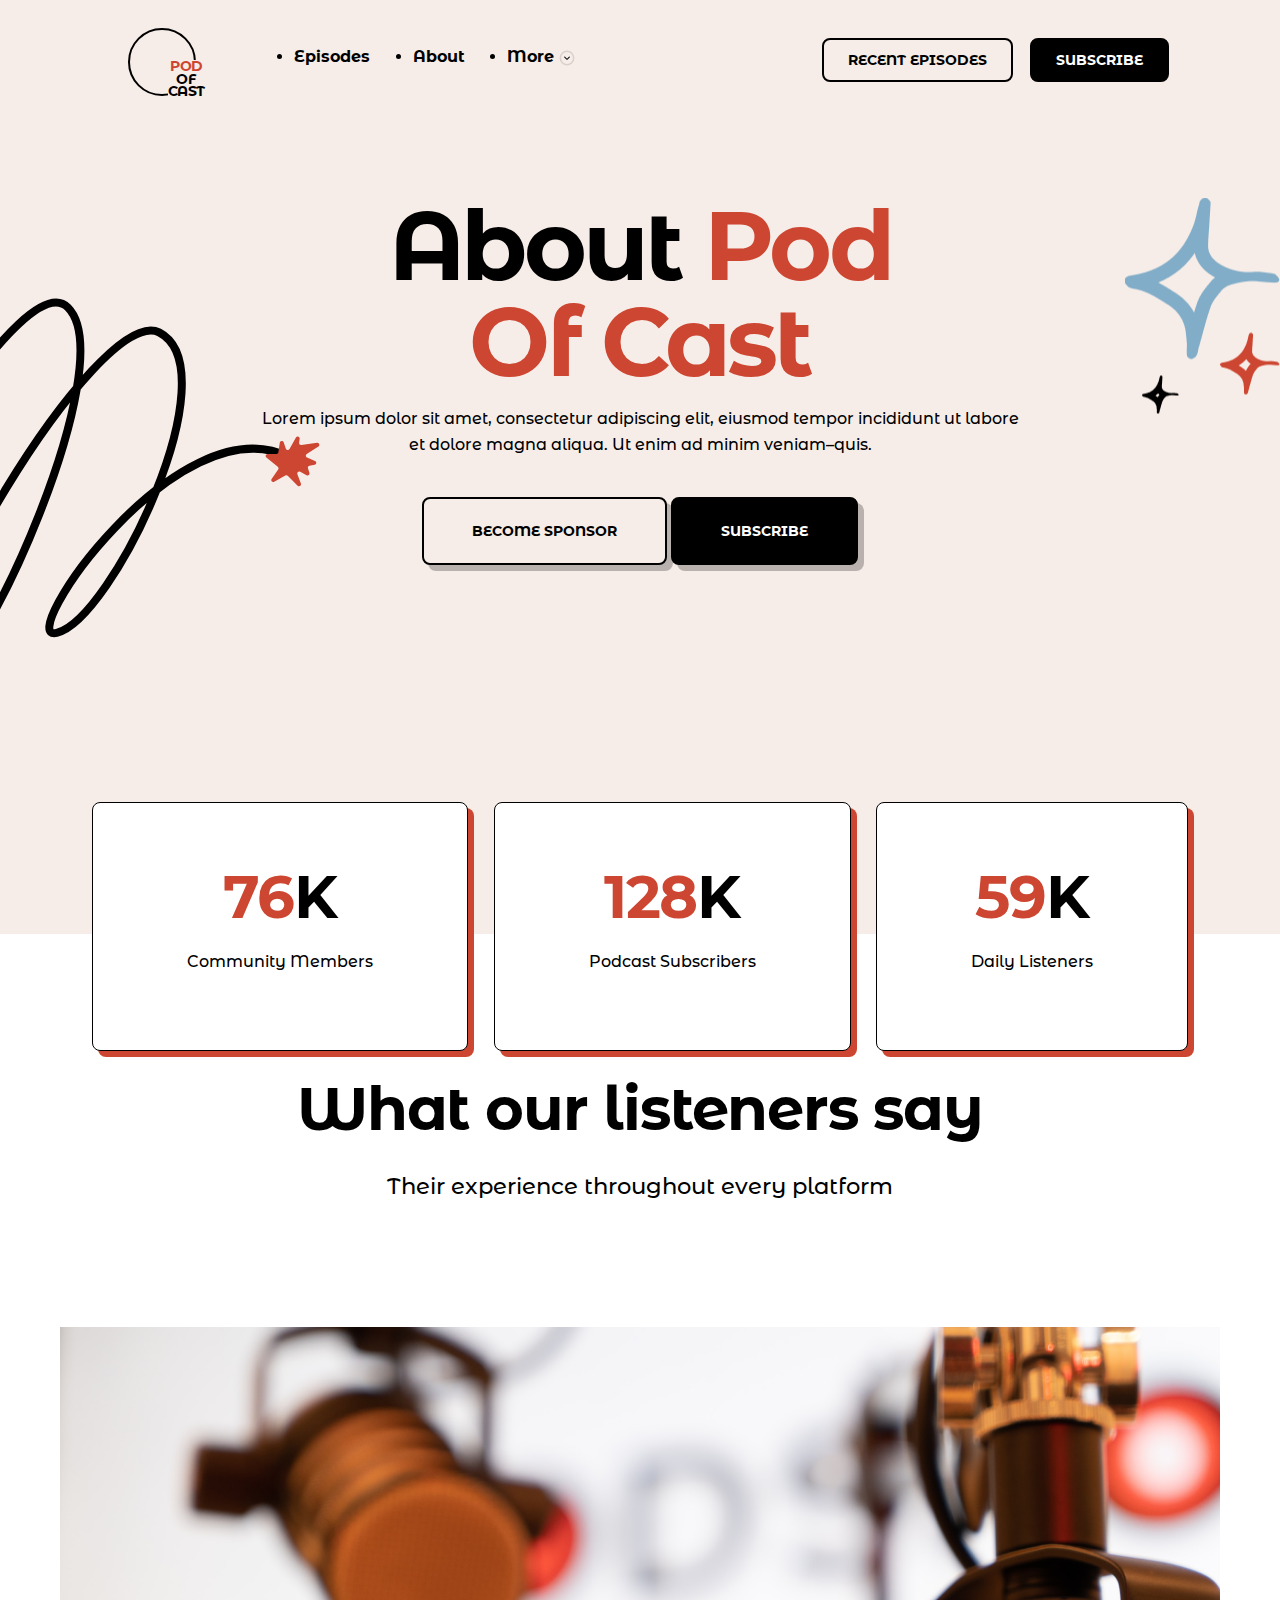
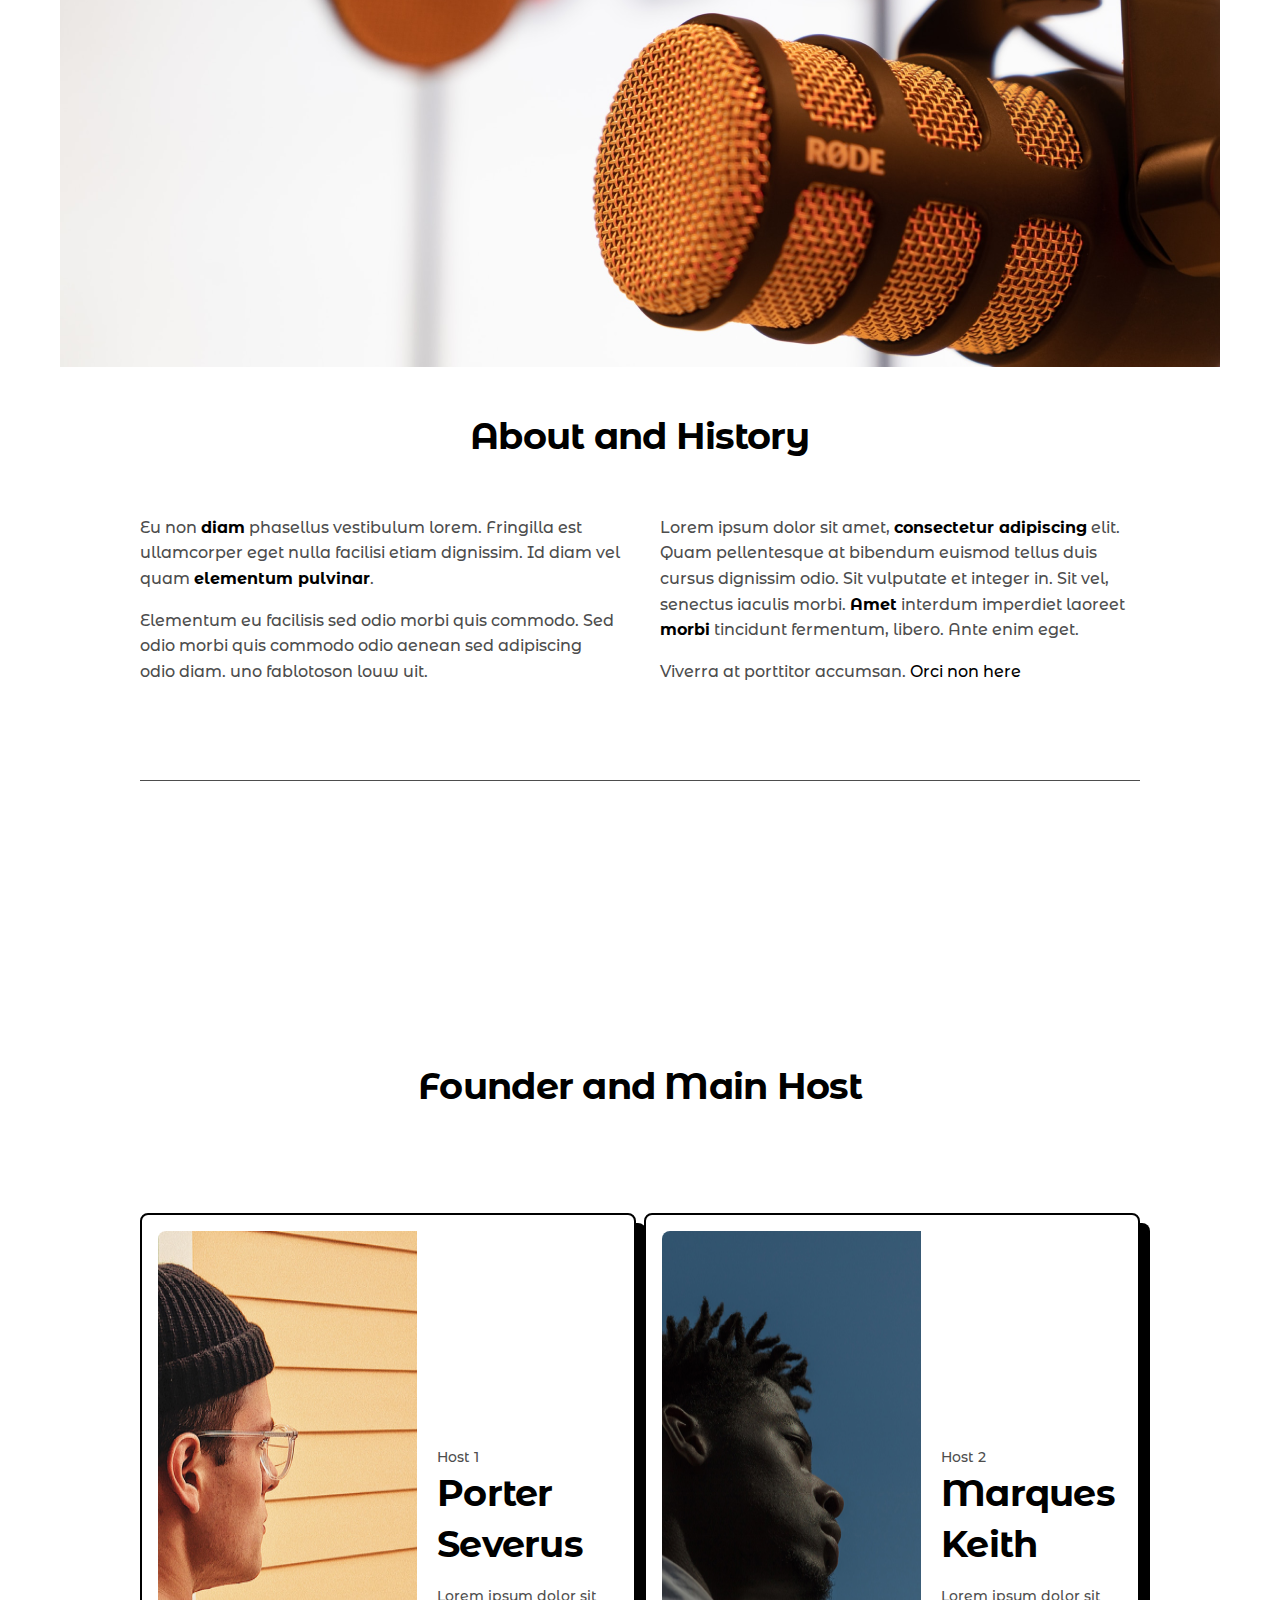
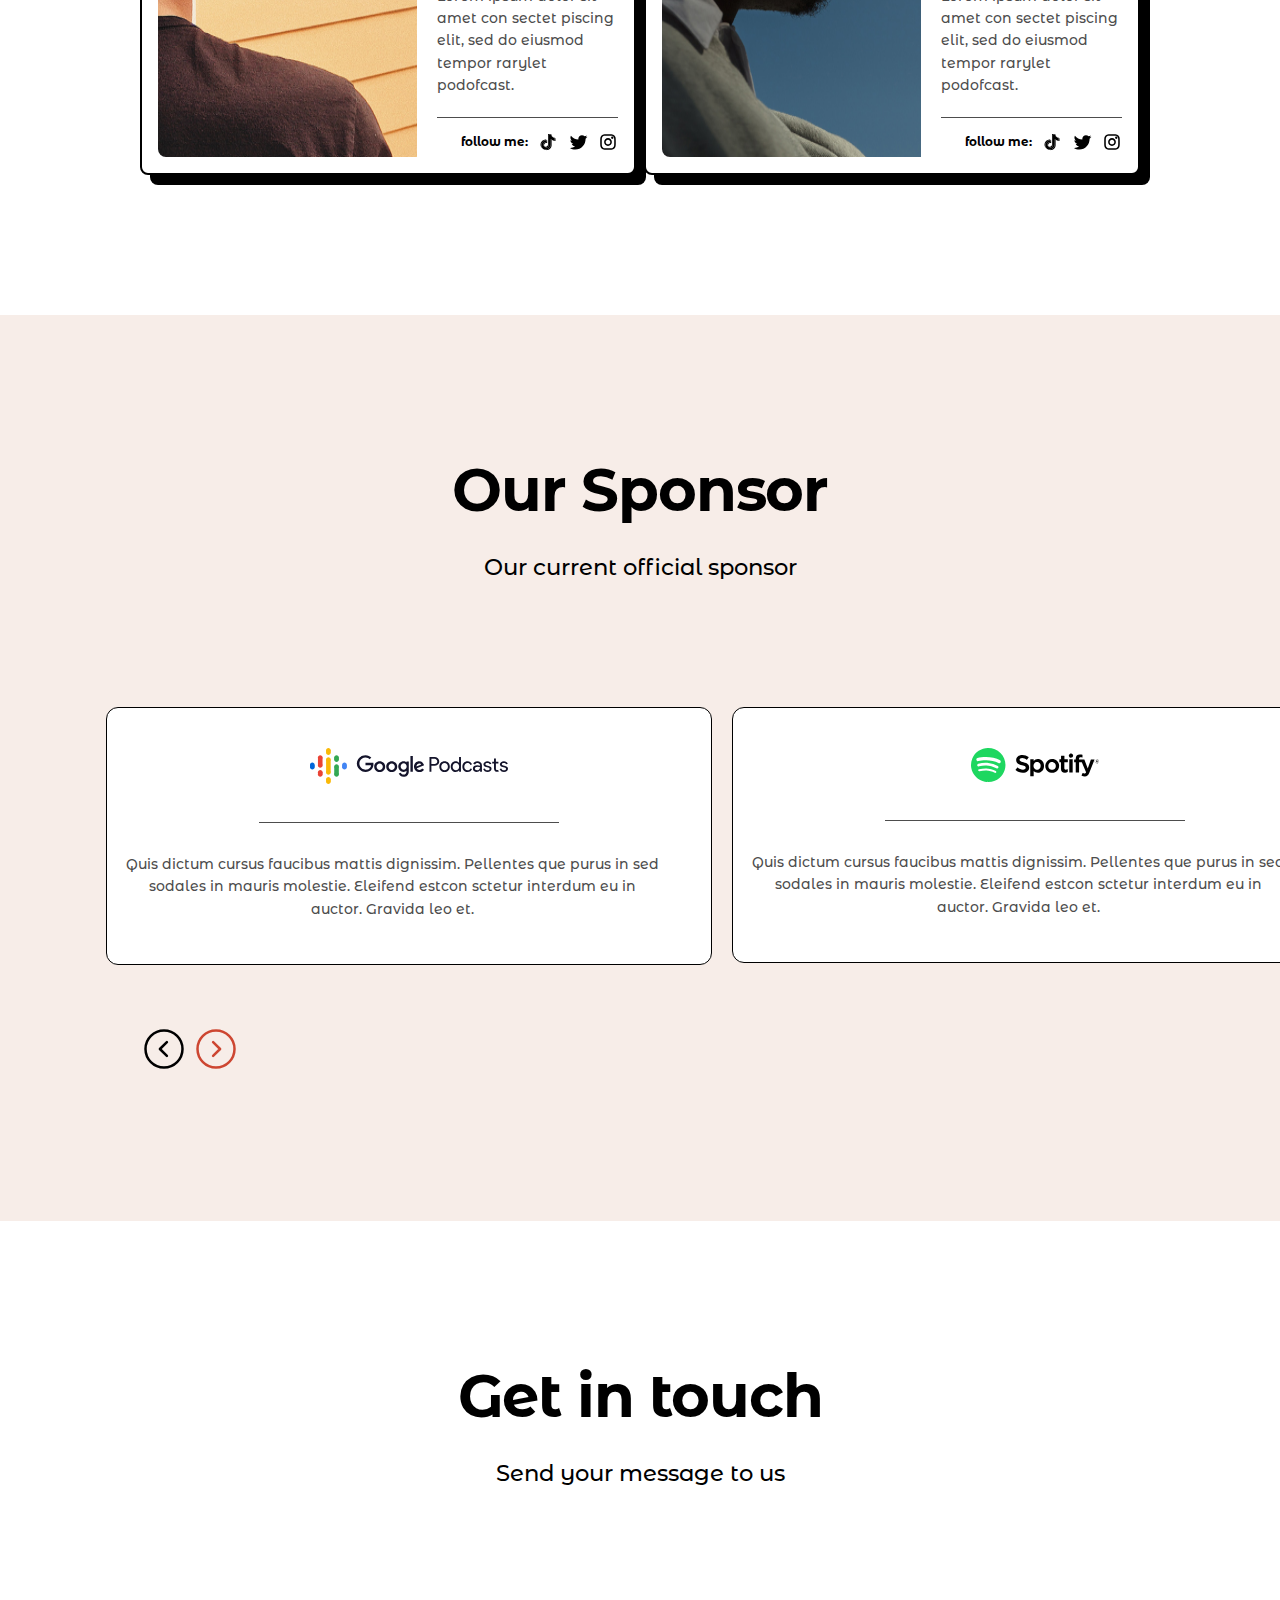
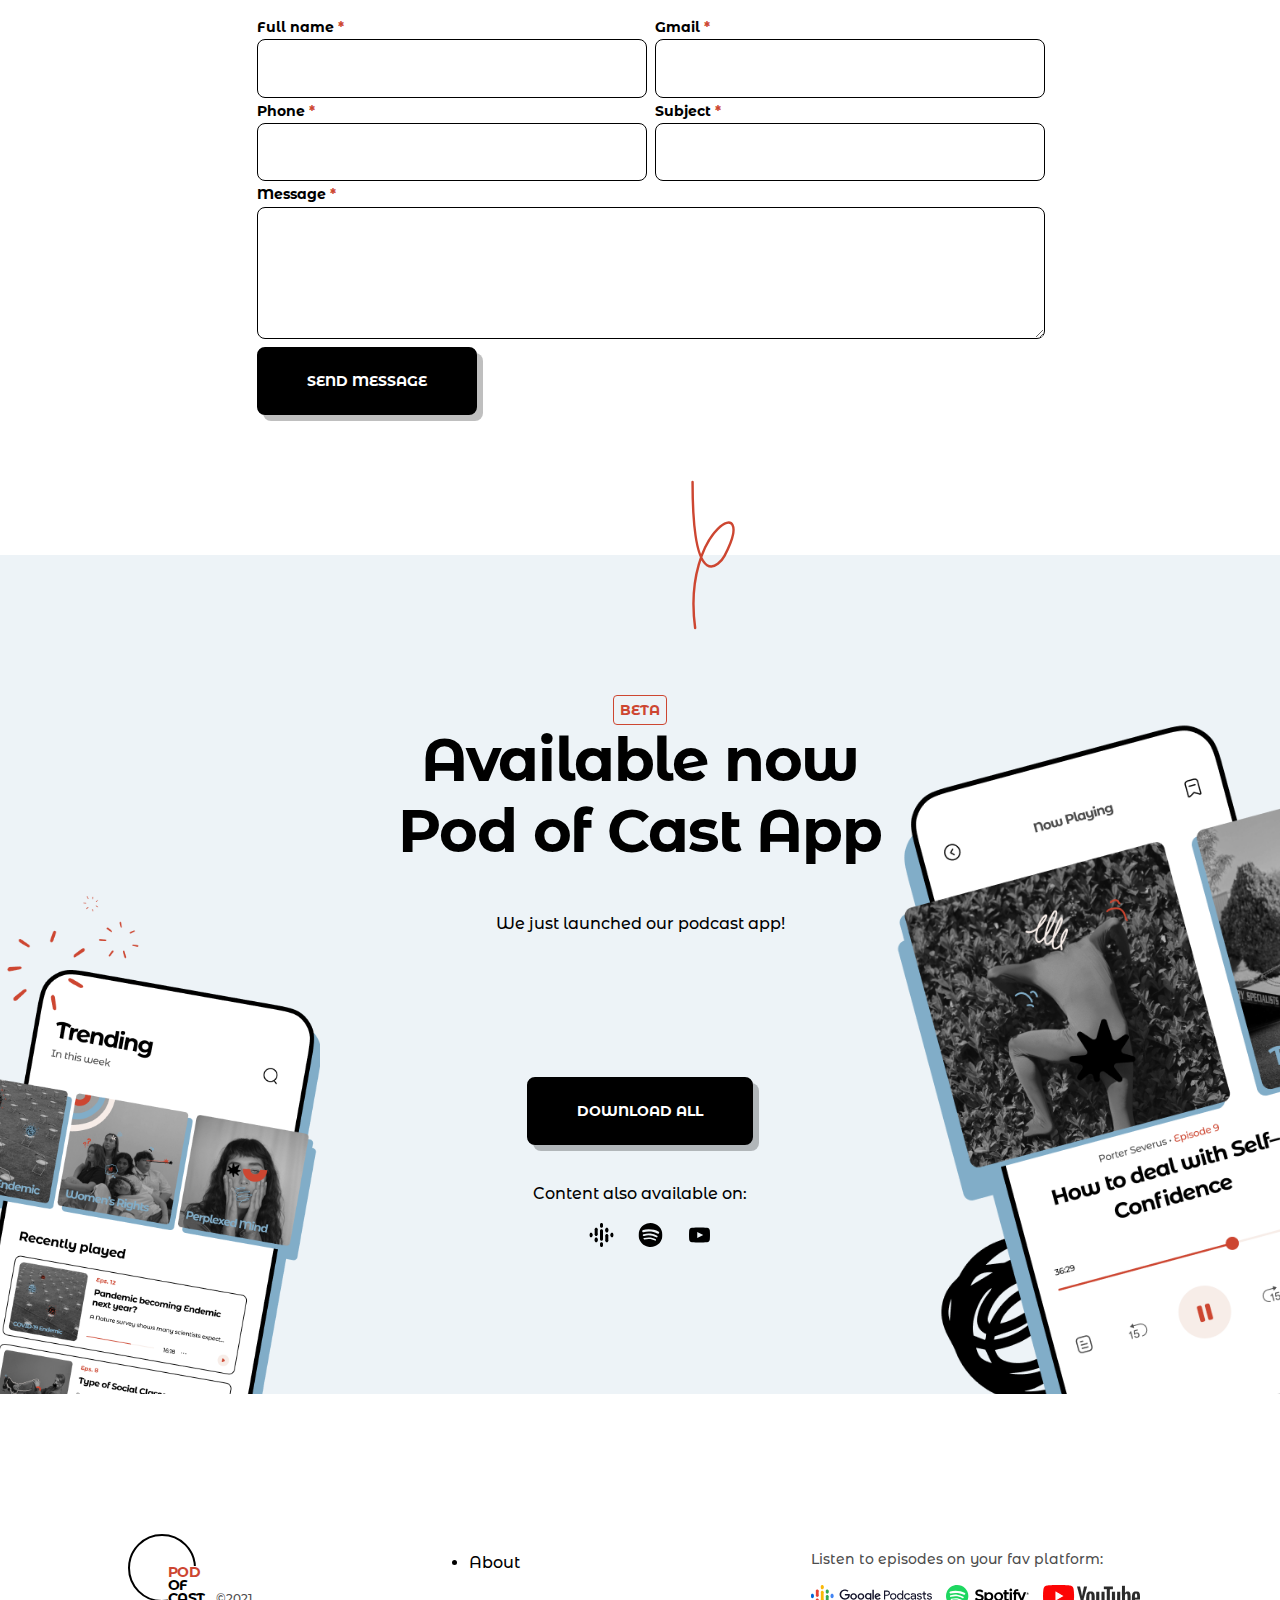
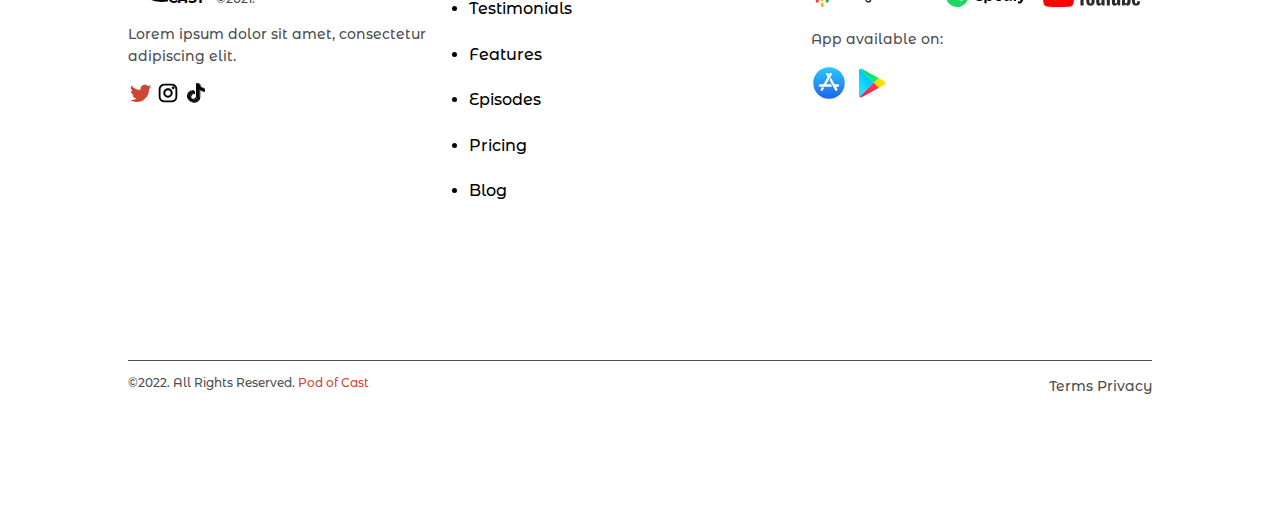
<file: pages/about.html>
<!DOCTYPE html>
<html lang="en">
<head>
    <meta charset="UTF-8">
    <meta name="viewport" content="width=device-width, initial-scale=1.0">
    <link rel="stylesheet" href="../css/normalize.css">
    <link rel="stylesheet" href="../css/common.css">
    <link rel="stylesheet" href="../css/about.css">
    <link rel="stylesheet" href="https://cdn.jsdelivr.net/npm/swiper@11/swiper-bundle.min.css"/>
    <title>PodOfCast</title>
</head>
<body>
    <header class="header">
        <nav class="header__nav">
            <div class="logo">
                <div class="logo__circle"></div>
                <div class="logo__text">
                    <span>
                        Pod
                    </span>
                    <span>
                        Of
                    </span>
                    <span>Cast</span>
                </div>
            </div>
            <ul class="nav__list">
                <li>Episodes</li>
                <li>About</li>
                <li>More
                    <img src="../images/vectors/Arrow - Down.svg" alt="">
                </li>
            </ul>
            <div class="buttons">
                <button>RECENT EPISODES</button>
                <button>SUBSCRIBE</button>
            </div>
        </nav>
        <div class="header__text">
            <div class="title header__title"> About
                <span>Pod Of Cast</span>
            </div>
            <p class="body header__p">
                Lorem ipsum dolor sit amet, consectetur adipiscing elit,  eiusmod tempor incididunt
ut labore et dolore magna aliqua. Ut enim ad minim veniam–quis.
            </p>
            <div>
                <button class="big-btn light">BECOME SPONSOR</button>
                <button class="big-btn">SUBSCRIBE</button>
            </div>
        </div>
        
        <div class="header__statistics">
            <span class="header__stat-card">
                <h1 class="h1">
                   <span>76</span>K
                </h1>
                <p>Community Members</p>
            </span>
            <span class="header__stat-card">
                <h1 class="h1">
                    <span>128</span>K
                </h1>
                <p>Podcast Subscribers</p>
            </span>
            <span class="header__stat-card">
                <h1 class="h1">
                    <span>59</span>K
                </h1>
                <p>Daily Listeners</p>
            </span>
        </div>
    </header>
    <main class="main">
        <div class="main__block">
            <div class="content">
                <div class="content__title">
                    <h1 class="h1">What our listeners say</h1>
                    <h3 class="h3-style1">Their experience throughout every platform</h3>
                </div>
                <div class="img-container">
                    <img src="../images/about-history.png" alt="">
                </div>
                <h3 class="h2-style2">About and History</h3>
                <div class="about-history">
                    <div class="about-history__text">
                        <p>
                            Eu non <span class="about-history__strong-text">diam</span> phasellus vestibulum lorem. Fringilla est ullamcorper eget nulla facilisi etiam dignissim. Id diam vel quam <span class="about-history__strong-text">elementum pulvinar</span>.
                        </p>
                        <p>
                            Elementum eu facilisis sed odio morbi quis commodo.
                            Sed odio morbi quis commodo odio aenean sed adipiscing odio diam. uno fablotoson louw uit.
                        </p>
                    </div>
                    <div class="about-history__text">
                        <p>
                            Lorem ipsum dolor sit amet, <span class="about-history__strong-text">consectetur adipiscing</span> elit. Quam pellentesque at bibendum euismod tellus duis cursus dignissim odio. Sit vulputate et integer in. Sit vel, senectus iaculis morbi. <span class="about-history__strong-text">Amet</span> interdum imperdiet laoreet <span class="about-history__strong-text">morbi</span> tincidunt fermentum, libero. Ante enim eget. 
                        </p>
                        <p>Viverra at porttitor accumsan. <a class="about-history__a" href="">Orci non here</a></p>
                    </div>
                </div>
            </div>
        </div>
        <div class="main__block">
            <div class="content">
                <h2 class="h2-style2 content__title">
                    Founder and Main Host
                </h2>
                <div class="hosts">
                    <div class="hosts__card">
                        <img class="host__img" src="../images/avatars/host-1.png" alt="">
                        <div class="host__caption">
                            
                            <div class="host__num caption">Host 1</div>
                            <div class="host__name h2-style2">Porter
                                Severus</div>
                            <p class="host__about caption">
                                Lorem ipsum dolor sit amet con
                                sectet piscing elit, sed do eiusmod tempor rarylet podofcast.
                            </p>
                            <div class="host__social-media small-bold">
                                <span>follow me:</span>
                                <span>
                                    <img src="../images/icons/tiktok.svg" alt="">
                                </span>
                                <span>
                                    <img src="../images/icons/twitter.svg" alt="">
                                </span>
                                <span>
                                    <img src="../images/icons/instagram.svg" alt="">
                                </span>
                            </div>
                        </div>
                                                
                    </div>
                    <div class="hosts__card">
                        <img class="host__img" src="../images/avatars/host-2.png" alt="">
                        <div class="host__caption">
                            <div class="host__num caption">Host 2</div>
                            <div class="host__name h2-style2">Marques
                                Keith</div>
                            <p class="host__about caption">
                                Lorem ipsum dolor sit amet con
                                sectet piscing elit, sed do eiusmod tempor rarylet podofcast.
                            </p>
                            <div class="host__social-media small-bold">
                                <span>follow me:</span>
                                <span>
                                    <img src="../images/icons/tiktok.svg" alt="">
                                </span>
                                <span>
                                    <img src="../images/icons/twitter.svg" alt="">
                                </span>
                                <span>
                                    <img src="../images/icons/instagram.svg" alt="">
                                </span>
                            </div>
                        </div>
                        
                    </div>
                </div>
            </div>
        </div>
        <div class="main__block sponsor">
            <div class="content">
                <div class="content__title">
                    <h1 class="h1">Our Sponsor</h1>
                    <h3 class="h3-style1">
                        Our current official sponsor
                    </h3>
                </div>
                <div class="sponsors">
                    <div class="swiper-sponsor">
                        <div class="swiper-wrapper">
                            <div class="swiper-slide sponsor__card">
                                <div class="sponsor__logo">
                                    <img src="../images/icons/Google Podcast.svg" alt="">
                                </div>
                                <p class="sponsor__text caption">
                                    Quis dictum cursus faucibus mattis dignissim. Pellentes
                                    que purus in sed sodales in mauris molestie. Eleifend estcon
                                    sctetur interdum eu in auctor. Gravida leo et.
                                </p>
                            </div>
                                
                            <div class="swiper-slide sponsor__card">
                                <div class="sponsor__logo">
                                    <img src="../images/icons/Spotify.svg" alt="">
                                </div>
                                <p class="sponsor__text caption">
                                    Quis dictum cursus faucibus mattis dignissim. Pellentes
                                    que purus in sed sodales in mauris molestie. Eleifend estcon
                                    sctetur interdum eu in auctor. Gravida leo et.
                                </p>
                            </div>
                            <div class="swiper-slide sponsor__card">
                                <div class="sponsor__logo">
                                    <img src="../images/icons/Youtube.svg" alt="">
                                </div>
                                <p class="sponsor__text caption">
                                    Quis dictum cursus faucibus mattis dignissim. Pellentes
                                    que purus in sed sodales in mauris molestie. Eleifend estcon
                                    sctetur interdum eu in auctor. Gravida leo et.
                                </p>
                            </div>
                        </div>
                    </div>
                </div>
                
                <div class="arrows">
                    <span class="arrow arrow-back">
                        <svg width="48" height="48" viewBox="0 0 48 48" fill="none" xmlns="http://www.w3.org/2000/svg">
                            <path fill-rule="evenodd" clip-rule="evenodd" d="M24 5.50049C13.784 5.50049 5.5 13.7825 5.5 24.0005C5.5 34.2165 13.784 42.5005 24 42.5005C34.216 42.5005 42.5 34.2165 42.5 24.0005C42.5 13.7825 34.216 5.50049 24 5.50049Z" stroke="black" stroke-width="2.5" stroke-linecap="round" stroke-linejoin="round"/>
                            <path d="M26.8847 17.0581L19.9127 24.0001L26.8847 30.9421" stroke="black" stroke-width="2.5" stroke-linecap="round" stroke-linejoin="round"/>
                          </svg>
                    </span>
                    <span class="arrow arrow-next">
                        <svg width="48" height="48" viewBox="0 0 48 48" fill="none" xmlns="http://www.w3.org/2000/svg">
                            <path fill-rule="evenodd" clip-rule="evenodd" d="M24 42.4996C34.216 42.4996 42.5 34.2176 42.5 23.9996C42.5 13.7836 34.216 5.49963 24 5.49963C13.784 5.49963 5.5 13.7836 5.5 23.9996C5.5 34.2176 13.784 42.4996 24 42.4996Z" stroke="#CD4631" stroke-width="2.5" stroke-linecap="round" stroke-linejoin="round"/>
                            <path d="M21.1153 30.942L28.0873 24L21.1153 17.058" stroke="#CD4631" stroke-width="2.5" stroke-linecap="round" stroke-linejoin="round"/>
                          </svg>
                    </span>
                </div>
            </div>
        </div>
        <div class="main__block">
            <div class="content">
                <div class="content__title">
                    <h1 class="h1">Get in touch</h1>
                    <h3 class="h3-style1">Send your message to us</h3>
                </div>
                <div class="form">
                    <form action="#">
                        <div class="form__inputs">
                            <div class="input-group">
                                <label for="name" class="caption-bold">Full name</label>
                                <input type="text" id="name">
                            </div>
                            <div class="input-group">
                                <label class="caption-bold">Gmail</label>
                                <input type="text">
                            </div>
                            <div class="input-group">
                                <label class="caption-bold">Phone</label>
                                <input type="text">
                            </div>
                            <div class="input-group">
                                <label class="caption-bold">Subject</label>
                                <input type="text">
                            </div>
                        </div>
                            
                        <div class="textarea-group">
                            <label for="textarea" class="caption-bold">Message</label>
                            <textarea id="textarea" rows="5" cols="33"></textarea>
                        </div>
                        
                        
         
                        
                        
                        <button class="big-btn">SEND MESSAGE</button>
                    </form>
                </div>
            </div>
        </div>
    </main>
    <footer class="footer">
        <div class="footer__download-app">
            <div class="footer__beta">BETA</div>
            <h1 class="h1 footer__title">
                Available now Pod of Cast App
            </h1>
            <p class="p footer__p">
                We just launched our podcast app!
            </p>
            <button class="big-btn footer__btn">DOWNLOAD ALL</button>
            <div class="footer__links">
                <p>Content also available on:</p>
                <img src="../images/icons/google podcast-black.svg" alt="">
                <img src="../images/icons/spotify-black.svg" alt="">
                <img src="../images/icons/youtube-black.svg" alt="">
            </div>
        </div>
        <div class="footer__about">
            <div class="footer__columns">
                <div class="footer__column">
                    <div class="first-column__logo">
                        <div class="logo footer__logo">
                            <div class="logo__circle"></div>
                            <div class="logo__text footer__logo__text">
                                <span>
                                    Pod
                                </span>
                                <span>
                                    Of
                                </span>
                                <span>Cast</span>
                            </div>
                        </div>
                        <div class="first-column__year small">©2021.</div>                        
                    </div>

                    <p class="caption">
                        Lorem ipsum dolor sit amet, consectetur adipiscing elit.
                    </p>
                    <div>
                        <img src="../images/icons/twitter-black.svg" alt="">
                        <img src="../images/icons/instagram-black.svg" alt="">
                        <img src="../images/icons/tiktok-black.svg" alt="">
                    </div>
                </div>

                <div class="footer__column">
                    <ul class="footer__list">
                        <li>About</li>
                        <li>Testimonials</li>
                        <li>Features</li>
                        <li>Episodes</li>
                        <li>Pricing</li>
                        <li>Blog</li>
                    </ul>
                </div>
                <div class="footer__column">
                    <p class="caption">Listen to episodes on your fav platform:</p>
                    <div class="footer__about__icons">
                        <img src="../images/icons/Google Podcast.svg" alt="">
                        <img src="../images/icons/Spotify.svg" alt="">
                        <img src="../images/icons/Youtube.svg" alt="">
                    </div>
                    <p class="caption">
                        App available on:
                    </p>
                    <div>
                        <img src="../images/icons/app_store.svg" alt="">
                        <img src="../images/icons/google_play.svg" alt="">
                    </div>
                    
                </div>
            </div>
            <div class="footer__rights">
                <p class="small">©2022. All Rights Reserved. <span class="footer__rights-p">Pod of Cast</span></p>
                <div>
                    <p class="caption">
                        <span>Terms</span>
                        <span>Privacy</span>
                    </p>
                </div>

            </div>
        </div>
    </footer>
    <script src="https://cdn.jsdelivr.net/npm/swiper@11/swiper-bundle.min.js"></script>
    <script>
    var swiper = new Swiper(".swiper", {
      slidesPerView: 3.5,
      spaceBetween: 20,
      loop: true,
      freeMode: true,
    });
    var swiperSponsor = new Swiper(".swiper-sponsor", {
      slidesPerView: "auto",
      spaceBetween: 20,
      freeMode: true,
      navigation: {
        nextEl: ".arrow-next",
        prevEl: ".arrow-back",
      },
    });
  </script>
</body>
</html>
</file>
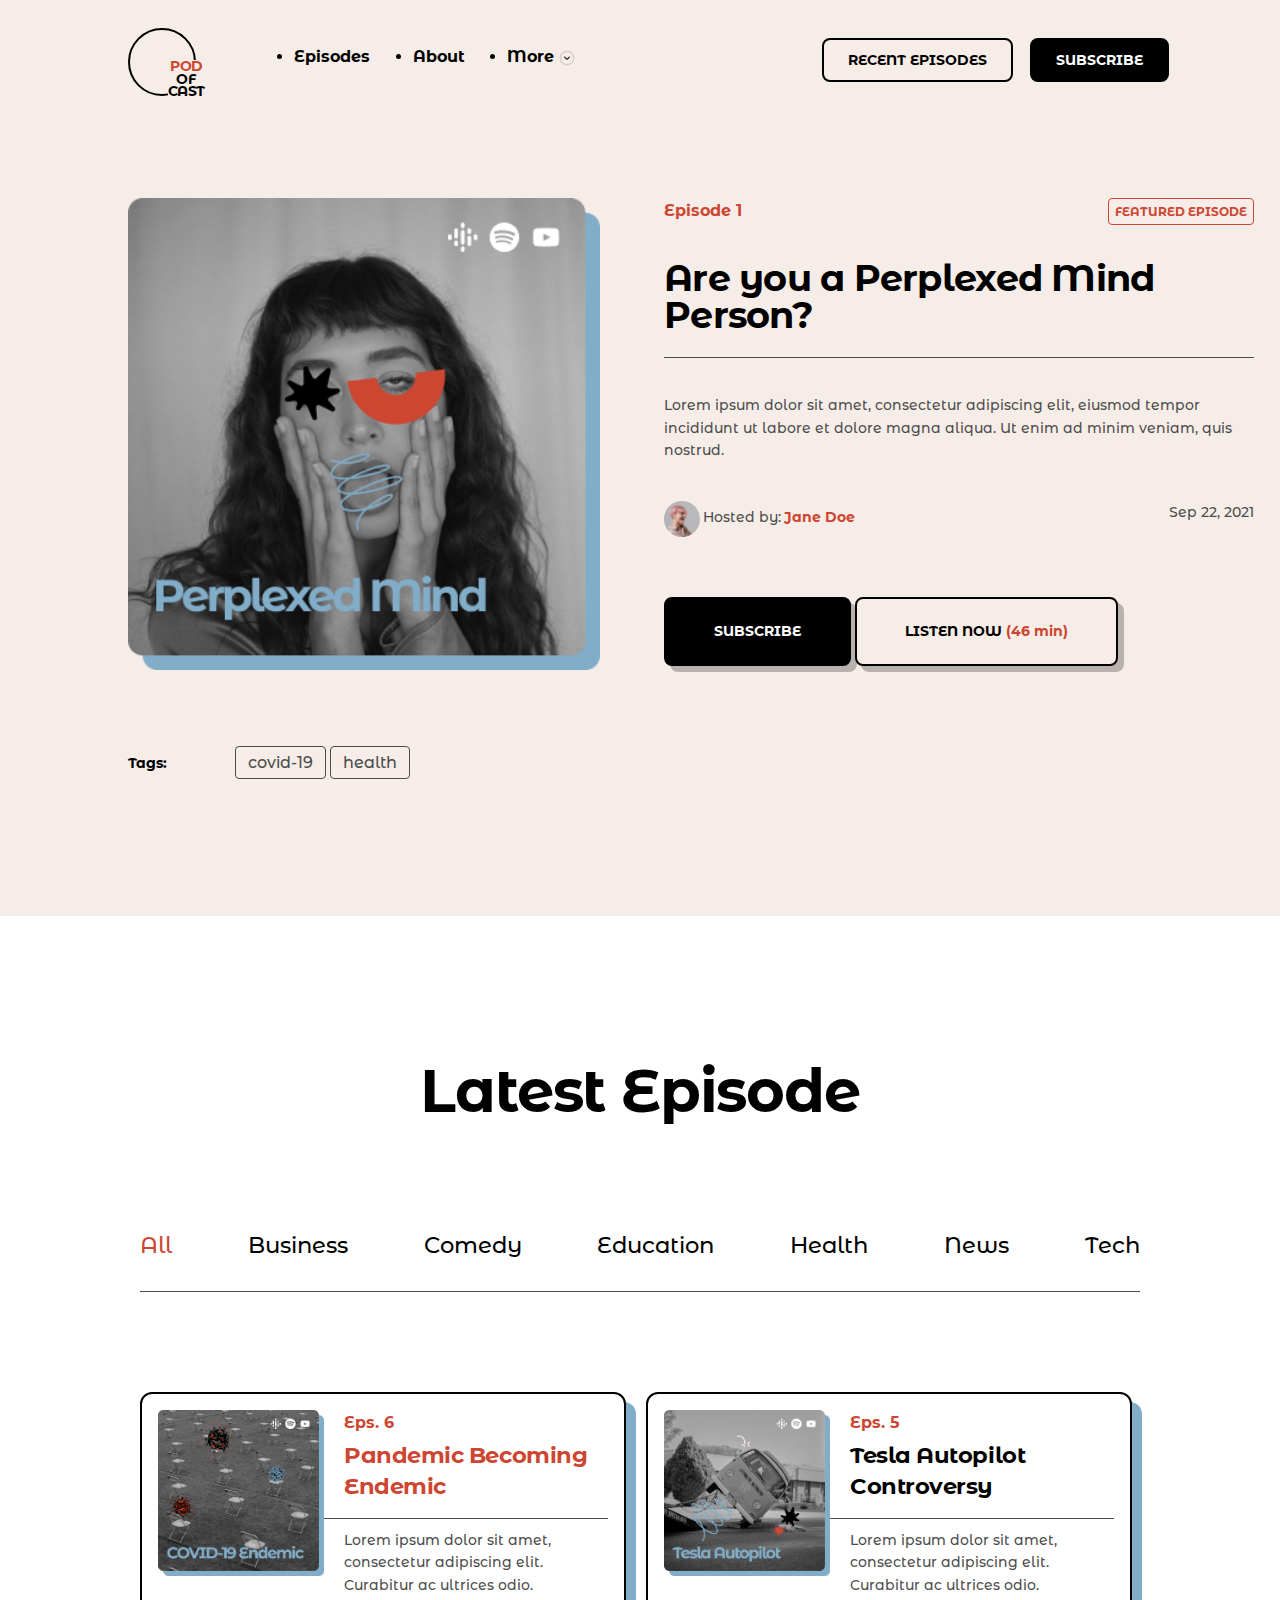
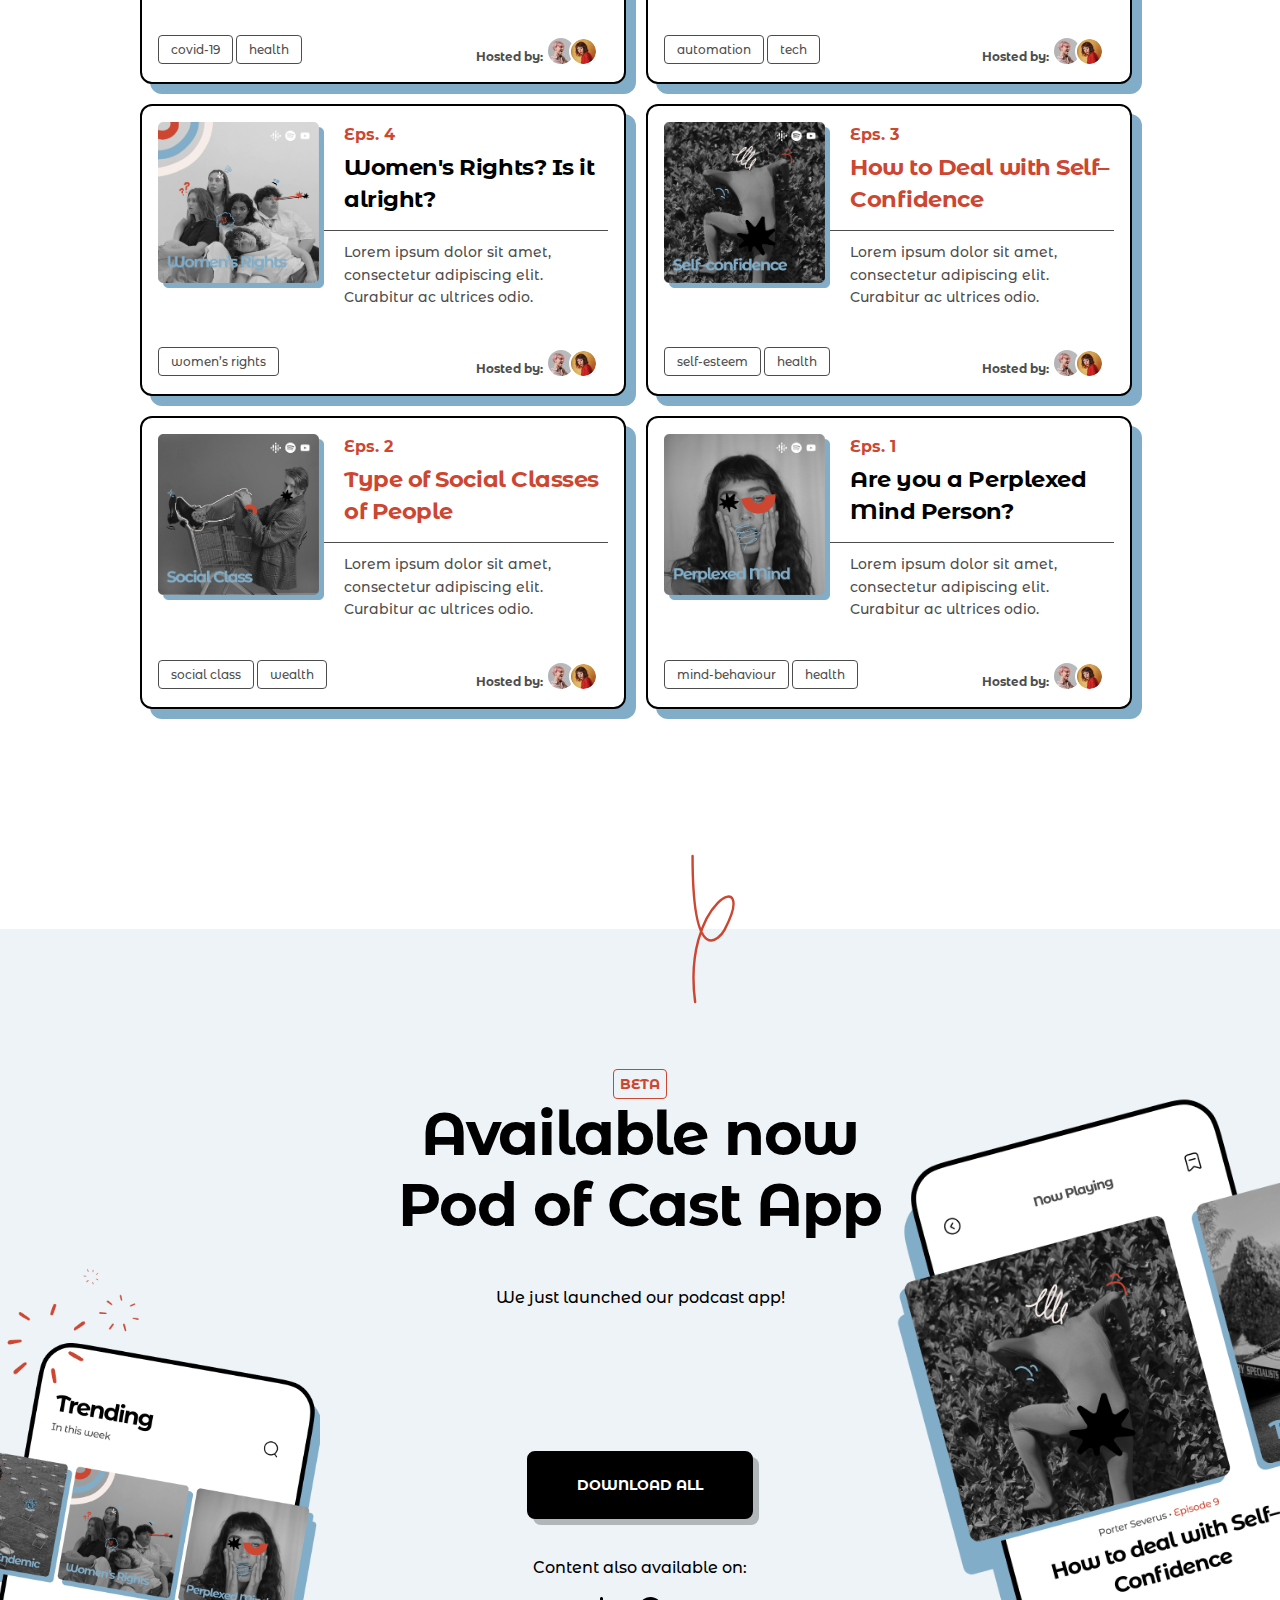
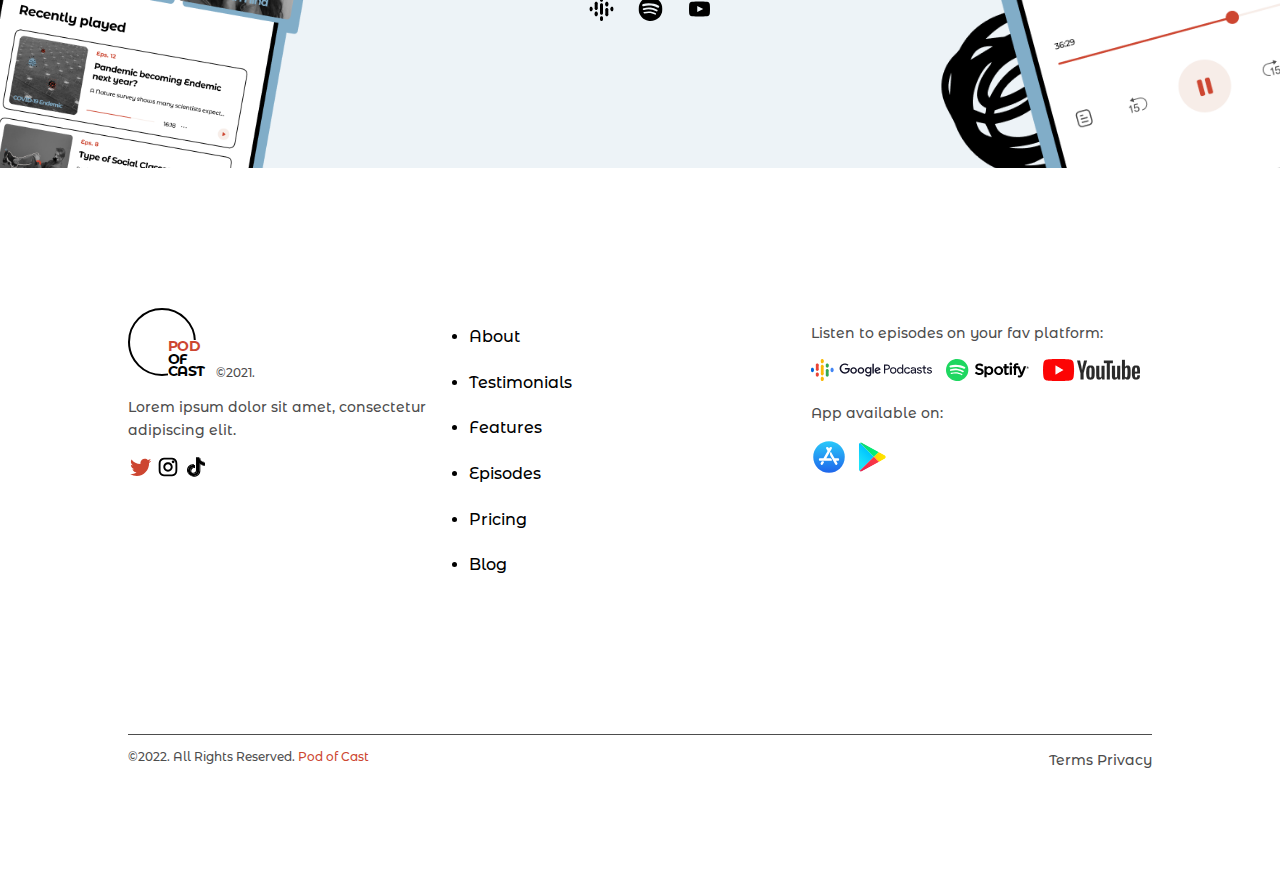
<file: pages/podcast-detail.html>
<!DOCTYPE html>
<html lang="en">
<head>
    <meta charset="UTF-8">
    <meta name="viewport" content="width=device-width, initial-scale=1.0">
    <link rel="stylesheet" href="../css/normalize.css">
    <link rel="stylesheet" href="../css/common.css">
    <link rel="stylesheet" href="../css/podcast-detail.css">
    <title>PodOfCast</title>
</head>
<body>
    <header class="header">
        <nav class="header__nav">
            <div class="logo">
                <div class="logo__circle"></div>
                <div class="logo__text">
                    <span>
                        Pod
                    </span>
                    <span>
                        Of
                    </span>
                    <span>Cast</span>
                </div>
            </div>
            <ul class="nav__list">
                <li>Episodes</li>
                <li>About</li>
                <li>More
                    <img src="../images/vectors/Arrow - Down.svg" alt="">
                </li>
            </ul>
            <div class="buttons">
                <button>RECENT EPISODES</button>
                <button>SUBSCRIBE</button>
            </div>
        </nav>
        <div class="header__episode">
            <div class="header__about-episode">
                    <img class="header__episode-img" src="../images/header-card-2.png" alt="">
                    <div class="header__about-text">
                        <div class="body-bold header__episode-num">Episode 1</div>
                        <h3 class="h2-style1 header__title">Are you a Perplexed Mind Person?</h3>
                        <div class="header__episode-description caption">
                            Lorem ipsum dolor sit amet, consectetur adipiscing elit,  eiusmod tempor incididunt ut labore et dolore magna aliqua. Ut enim ad minim veniam, quis nostrud.
                        </div>
                        <div class="header__author small-bold">
                            <img class="header__author-pic" src="../images/avatars/author-1.png" alt="">
                            <span class="caption">Hosted by:</span>
                            <span class="caption-bold header__episode-author">Jane Doe</span>
                            <span class="header__episode-date caption">Sep 22, 2021</span>
                        </div>
                        <button class="big-btn">SUBSCRIBE</button>
                        <button class="big-btn light header__listen">LISTEN NOW <span>(46 min)</span></button>
                    </div>
            </div>
            <div class="header__episode-tag">
                <span class="caption-bold">Tags:</span>
                <span class="tag">covid-19</span>
                <span class="tag">health</span>
            </div>
        </div>
    </header>
    <main class="main">
        <div class="main__block">
            <div class="content">
                <div class="content__title">
                    <h1 class="h1">Latest Episode</h1>
                </div>
                <div class="h3-style1 content__themes">
                    <span class="active">All</span>
                    <span>Business</span>
                    <span>Comedy</span>
                    <span>Education</span>
                    <span>Health</span>
                    <span>News</span>
                    <span>Tech</span>
                </div>
                <div class="episodes">
                    <div class="episodes__card">
                        <img src="../images/header-card-4.png" alt="">
                        <div class="body-bold episodes__episode-num">Eps. 6</div>
                        <h3 class="h3-style2 episodes__title">Pandemic Becoming Endemic</h3>
                        <div class="episodes__episode-description caption">
                            Lorem ipsum dolor sit amet, consectetur adipiscing elit. Curabitur ac ultrices odio. 
                        </div>
                        <span class="episodes__episode-tag small">
                            <span class="tag">covid-19</span>
                            <span class="tag">health</span>
                        </span>
                        <span class="episodes__author small-bold">
                            <span>Hosted by:</span>
                            <img src="../images/avatars/author-1.png" alt="">
                            <img src="../images/avatars/author-2.png" alt="">
                        </span>
                    </div>
                    <div class="episodes__card">
                        <img src="../images/header-card-6.png" alt="">
                        <div class="body-bold episodes__episode-num">Eps. 5</div>
                        <h3 class="h3-style2 episodes__title">Tesla Autopilot Controversy</h3>
                        <div class="episodes__episode-description caption">
                            Lorem ipsum dolor sit amet, consectetur adipiscing elit. Curabitur ac ultrices odio. 
                        </div>
                        <span class="episodes__episode-tag small">
                            <span class="tag">automation</span>
                            <span class="tag">tech</span>
                        </span>
                        <span class="episodes__author small-bold">
                            <span>Hosted by:</span>
                            <img src="../images/avatars/author-1.png" alt="">
                            <img src="../images/avatars/author-2.png" alt="">
                        </span>
                    </div>
                    <div class="episodes__card">
                        <img src="../images/header-card-1.png" alt="">
                        <div class="body-bold episodes__episode-num">Eps. 4</div>
                        <h3 class="h3-style2 episodes__title">Women's Rights? Is it alright?</h3>
                        <div class="episodes__episode-description caption">
                            Lorem ipsum dolor sit amet, consectetur adipiscing elit. Curabitur ac ultrices odio. 
                        </div>
                        <span class="episodes__episode-tag small">
                            <span class="tag">women’s rights</span>
                        </span>
                        <span class="episodes__author small-bold">
                            <span>Hosted by:</span>
                            <img src="../images/avatars/author-1.png" alt="">
                            <img src="../images/avatars/author-2.png" alt="">
                        </span>
                    </div>
                    <div class="episodes__card">
                        <img src="../images/header-card-3.png" alt="">
                        <div class="body-bold episodes__episode-num">Eps. 3</div>
                        <h3 class="h3-style2 episodes__title">
                            How to Deal with Self–Confidence
                        </h3>
                        <div class="episodes__episode-description caption">
                            Lorem ipsum dolor sit amet, consectetur adipiscing elit. Curabitur ac ultrices odio. 
                        </div>
                        <span class="episodes__episode-tag small">
                            <span class="tag">self-esteem</span>
                            <span class="tag">health</span>
                        </span>
                        <span class="episodes__author small-bold">
                            <span>Hosted by:</span>
                            <img src="../images/avatars/author-1.png" alt="">
                            <img src="../images/avatars/author-2.png" alt="">
                        </span>
                    </div>
                    <div class="episodes__card">
                        <img src="../images/header-card-5.png" alt="">
                        <div class="body-bold episodes__episode-num">Eps. 2</div>
                        <h3 class="h3-style2 episodes__title">
                            Type of Social Classes of People
                        </h3>
                        <div class="episodes__episode-description caption">
                            Lorem ipsum dolor sit amet, consectetur adipiscing elit. Curabitur ac ultrices odio. 
                        </div>
                        <span class="episodes__episode-tag small">
                            <span class="tag">social class</span>
                            <span class="tag">wealth</span>
                        </span>
                        <span class="episodes__author small-bold">
                            <span>Hosted by:</span>
                            <img src="../images/avatars/author-1.png" alt="">
                            <img src="../images/avatars/author-2.png" alt="">
                        </span>
                    </div>
                    <div class="episodes__card">
                        <img src="../images/header-card-2.png" alt="">
                        <div class="body-bold episodes__episode-num">Eps. 1</div>
                        <h3 class="h3-style2 episodes__title">
                            Are you a Perplexed Mind Person?
                        </h3>
                        <div class="episodes__episode-description caption">
                            Lorem ipsum dolor sit amet, consectetur adipiscing elit. Curabitur ac ultrices odio. 
                        </div>
                        <span class="episodes__episode-tag small">
                            <span class="tag">mind-behaviour</span>
                            <span class="tag">health</span>
                        </span>
                        <span class="episodes__author small-bold">
                            <span>Hosted by:</span>
                            <img src="../images/avatars/author-1.png" alt="">
                            <img src="../images/avatars/author-2.png" alt="">
                        </span>
                    </div>
                </div>
                </div>
            </div>
        </div>
    </main>
    <footer class="footer">
        <div class="footer__download-app">
            <div class="footer__beta">BETA</div>
            <h1 class="h1 footer__title">
                Available now Pod of Cast App
            </h1>
            <p class="p footer__p">
                We just launched our podcast app!
            </p>
            <button class="big-btn footer__btn">DOWNLOAD ALL</button>
            <div class="footer__links">
                <p>Content also available on:</p>
                <img src="../images/icons/google podcast-black.svg" alt="">
                <img src="../images/icons/spotify-black.svg" alt="">
                <img src="../images/icons/youtube-black.svg" alt="">
            </div>
        </div>
        <div class="footer__about">
            <div class="footer__columns">
                <div class="footer__column">
                    <div class="first-column__logo">
                        <div class="logo footer__logo">
                            <div class="logo__circle"></div>
                            <div class="logo__text footer__logo__text">
                                <span>
                                    Pod
                                </span>
                                <span>
                                    Of
                                </span>
                                <span>Cast</span>
                            </div>
                        </div>
                        <div class="first-column__year small">©2021.</div>                        
                    </div>

                    <p class="caption">
                        Lorem ipsum dolor sit amet, consectetur adipiscing elit.
                    </p>
                    <div>
                        <img src="../images/icons/twitter-black.svg" alt="">
                        <img src="../images/icons/instagram-black.svg" alt="">
                        <img src="../images/icons/tiktok-black.svg" alt="">
                    </div>
                </div>

                <div class="footer__column">
                    <ul class="footer__list">
                        <li>About</li>
                        <li>Testimonials</li>
                        <li>Features</li>
                        <li>Episodes</li>
                        <li>Pricing</li>
                        <li>Blog</li>
                    </ul>
                </div>
                <div class="footer__column">
                    <p class="caption">Listen to episodes on your fav platform:</p>
                    <div class="footer__about__icons">
                        <img src="../images/icons/Google Podcast.svg" alt="">
                        <img src="../images/icons/Spotify.svg" alt="">
                        <img src="../images/icons/Youtube.svg" alt="">
                    </div>
                    <p class="caption">
                        App available on:
                    </p>
                    <div>
                        <img src="../images/icons/app_store.svg" alt="">
                        <img src="../images/icons/google_play.svg" alt="">
                    </div>
                    
                </div>
            </div>
            <div class="footer__rights">
                <p class="small">©2022. All Rights Reserved. <span class="footer__rights-p">Pod of Cast</span></p>
                <div>
                    <p class="caption">
                        <span>Terms</span>
                        <span>Privacy</span>
                    </p>
                </div>

            </div>
        </div>
    </footer>
</body>
</html>
</file>
<file: css/common.css>
@import url('https://fonts.googleapis.com/css2?family=Montserrat+Alternates:wght@400;500;700&display=swap');

body{
    font-family: 'Montserrat Alternates', sans-serif;
    color: #000;
    font-size: 16px;
    font-weight: 500;
    line-height: 160%; /* 25.6px */
}
.header{
    background-color: #F7EDE8;
    padding-bottom: 140px;
    position: relative;
}
.header__nav{
    display: flex;
    justify-content: space-between;
    text-align: center;
    padding: 28px 10% 106px;
}
.logo{
    position: relative;
    width: 64px;
    height: 64px; 
}
.logo__circle{
    width: 64px;
    height: 64px; 
    border: 2px solid black;
    border-radius: 50%;
}
.logo__text{
    background-color: #F7EDE8;
    position: absolute;
    top: 32px;
    left: 40px;
    display: flex;
    flex-direction: column;
    font-size: 14px;
    font-weight: 700;
    line-height: 90%; /* 12.6px */
    letter-spacing: -0.56px; 
    text-transform: uppercase;
}
.logo__text span:first-child{
    color: #CD4631;
}
.big-btn{
    color: #fff;
    background-color: #000;
    border: 2px solid black;
    padding: 24px 48px;
    border-radius: 8px;
    box-shadow: 6px 6px 0px 0px rgba(0, 0, 0, 0.25);
    font-size: 14px;
    font-weight: 700; 
    cursor: pointer;
}
.light{
    background-color: #F7EDE8;
    color: #000;
}
.nav__list{
    margin-left: 10%;
    justify-self: start;
    flex-grow: 1;
    display: flex;
    gap: 8%;
    font-size: 16px;
    font-weight: 700;
}
.nav__list li{
    cursor:pointer;
}
.nav__list img{
    vertical-align: middle;
}
.buttons{
    align-self: center;
    display: flex;
    gap: 5%;
}
.buttons button{
    padding: 12px 24px;
    border-radius: 8px;
    border: 2px solid #000;
    font-size: 14px;
    font-weight: 700; 
}
.buttons button:first-child{
    background-color: #F7EDE8;
    white-space: nowrap;
}
.buttons button:last-child{
    background-color: #000;
    color: #fff;
}
.header__text::before{
    position:absolute;
    left: 0;
    top: 0;
    z-index:-1;
    content: '';
    width: 25%;
    height: 492px;
    background-image: url('../images/header-starLine.svg');
    background-size: auto;
    background-repeat: no-repeat;
    background-position: left;
}
.header__text::after{
    position:absolute;
    right: 0;
    z-index:-1;
    content: '';
    width: 155px;
    height: 216px; 
    background-image: url('../images/header-stars.png');
    background-size: auto;
    background-repeat: no-repeat;
    background-position: right;
}
.header__text{
    position: relative;
    z-index: 1;
    display: flex;
    align-items: center;
    flex-direction: column;
    margin-bottom: 120px;
}
.title{
    max-width: 539px;
    font-size: 96px;
    font-weight: 700;
    line-height: 100%; /* 96px */
    letter-spacing: -3.84px; 
    text-align: center;
}
.title span{
    color: #CD4631; 
}
.body{
    font-size: 16px;
    font-weight: 500;
    line-height: 160%; /* 25.6px */   
}
.body-bold{
    color: #000;
    font-size: 16px;
    font-weight: 700;
    line-height: 160%; /* 25.6px */
}
.caption{
    color: #4D4D4D;
    font-size: 14px;
    font-weight: 500;
    line-height: 160%; /* 19.2px */
}
.caption-bold{
    color: #000;
    font-size: 14px;
    font-weight: 700;
    line-height: 160%; /* 22.4px */
}
.small{
    color: #4D4D4D;
    font-size: 12px;
    font-weight: 500;
    line-height: 160%; /* 19.2px */
}
.small-bold{
    color: #000;
    font-size: 12px;
    font-weight: 700;
    line-height: 160%; /* 19.2px */
}
.header__p{
    margin-bottom: 40px;
    text-align: center;
}
.h1{
    font-size: 59.3px;
    font-weight: 700;
    line-height: 120%; /* 71.16px */
    letter-spacing: -1.186px;
    max-width: 735px;
    text-align: center
}
.h2-style1{
    color: #000;
    font-size: 36.65px;
    font-weight: 700;
    line-height: 100%; /* 36.65px */
    letter-spacing: -0.733px;
}
.h2-style2{
    color: #000;
    font-size: 36.65px;
    font-weight: 700;
    line-height: 140%; /* 51.31px */
    letter-spacing: -0.733px;
}
.h3-style1{
    color: #000;
    font-size: 22.65px;
    font-weight: 500;
    line-height: 160%; /* 36.24px */
}
.h3-style2{
    color: #000;
    font-size: 22.65px;
    font-weight: 700;
    line-height: 140%; /* 31.71px */
    letter-spacing: -0.453px;
}
.content{
    padding: 140px;
    display: flex;
    flex-direction: column;
    align-items: center;
}
.content__title{
    margin-bottom: 100px;
    text-align: center;
}
.main__block{
    position: relative;
}

.photo{
    width: 48px;
}
.photo img{
    /* display: inline-block; */
    border-radius: 99px;
}
.footer{
    position: relative;
}
.footer::before{
    content: "";
    position: absolute;
    z-index: 1;
    top: -75px;
    left: 50%;
    width: 150px;
    height: 150px;
    background-image: url("../images/vectors/verical-line-red.svg");
    background-repeat: no-repeat;
    background-size: contain;
    stroke-width:"2.5"
}
.footer__download-app{
    position: relative;
    display: flex;
    flex-direction: column;
    align-items: center;
    background-color: #EDF3F7;
    padding: 140px 0 140px;
}
.footer__download-app::before{
    content: "";
    position: absolute;
    z-index: 1;
    left: -5%;
    bottom: -30%;
    width: 30%;
    height: 90%;
    background-image: url("../images/phone-left.png");
    background-repeat: no-repeat;
    background-size: cover;
}
.footer__download-app::after{
    content: "";
    position: absolute;
    z-index: 1;
    right: 0;
    bottom: -10%;
    width: 30%;
    height: 90%;
    background-image: url("../images/phone-right.png");
    background-repeat: no-repeat;
    background-size: cover;
}
.footer__beta{
    color:  #CD4631;
    border: 1px solid #CD4631;
    font-size: 14px;
    font-style: normal;
    font-weight: 700;
    line-height: 160%; /* 22.4px */
    padding: 3px 6px; 
    border-radius: 4px; 
}
.footer__title{
    max-width: 486px;
    text-align: center;
    margin-bottom: 28px;
}
.footer__p{
    margin-bottom: 140px;
}
.footer__btn{
    margin-bottom: 20px;
}
.footer__links{
    text-align: center;
}
.footer__links img{
    margin-left: 20px;
}
.footer__about{
    position: relative;
    z-index: 2;
    padding: 140px 10% 80px;
    background-color: #fff;
}
.footer__columns{
    display: grid;
    grid-template-columns: repeat(3, 1fr);
    padding-bottom: 140px;
    border-bottom: 1px solid #4D4D4D;
}
.footer__column{
    display: flex;
    flex-direction: column;
    text-align: left;
}

.footer__logo{
    float: left;
}
.footer__logo__text{
    background-color: #fff;
}
.first-column__year{
    padding-top: 55px;
    padding-left: 88px;
}
.footer__about__icons img{
    height: 22px;
    width: auto;
    margin-right: 3%;
}
.footer__list{
    display: flex;
    flex-wrap: wrap;
    gap: 20px 0;
    /* justify-content: space-between; */
    align-content: flex-start;
    font-size: 16px;
    font-weight: 500;
    line-height: 160%; /* 25.6px */
    
}
.footer__list li{
    margin-right: 20%;
    text-align: left;
    width: 104px;
}
.footer__rights{
    margin-bottom: 20px;
    display: flex;
    justify-content: space-between;
}
.footer__rights-p{
    color:#CD4631;
}
.arrows{
    align-self: start;
}
.episodes{
    display: flex;
    flex-wrap: wrap;
    gap:20px;
    margin-bottom: 80px;
}
.episodes__card{
    width: 45%;
    padding: 16px;
    border-radius: 12px;
    border: 2px solid var(--Black, #000);
    background: #FFF;
    box-shadow: 10px 10px 0px 0px #81ADC8;
}
.episodes__card:nth-child(1)
>.episodes__title{
    color: var(--Vermillion, #CD4631);
}
.episodes__card:nth-child(4)
>.episodes__title{
    color: var(--Vermillion, #CD4631);
}
.episodes__card:nth-child(5)
>.episodes__title{
    color: var(--Vermillion, #CD4631);
}
.episodes__card>img{
    width: 166px;
    height: 166px; 
    float: left;
    padding-right: 20px;
    padding-bottom: 20px;
}
.episodes__episode-num{
    color: var(--Vermillion, #CD4631);
    margin-bottom: 4px;
}
.episodes__title{
    margin:0;
    padding-bottom: 15px;
    border-bottom: 1px solid #4D4D4D;
    margin-bottom: 10px;
}
.episodes__episode-description{
    margin-bottom: 40px;
}
.episodes__author{
    float: right;
    color:#4D4D4D;
}
.episodes__author img{
    border-radius: 50%;
    border: 2px solid #FFF;
    vertical-align: bottom;
}
.episodes__author>img:last-child{
    position: relative;
    left: -10px;
}
.tag{
    color: #4D4D4D;
    padding: 6px 12px;
    border-radius: 4px;
    border: 1px solid #4D4D4D;
}
.news__cards{
    display: flex;
    flex-wrap: wrap;
    gap: 40px;
    justify-content: space-between;
    margin-bottom: 100px;
}
.news__card{
    width: 45%;
    border-radius: 8px;
    border: 2px solid var(--Black, #000);
    background: #FFF;
    padding:16px;
}
.news__card:hover{
    box-shadow: 10px 10px 0px 0px #000;
}
.news__card:hover>h2{
    color: #CD4631;
}
.news__card img{
    width:100%;
}
.news__text{
    max-width: 538px; 
    padding-bottom: 20px;
    border-bottom: 1px solid #4D4D4D;
    margin-bottom: 25px;
}
.content__themes{
    display: flex;
    justify-content: space-between;
    width: 100%;
    padding-bottom: 28px;
    border-bottom: 1px solid #4D4D4D;
    margin-bottom: 100px;
}
.content__themes>.active{
    color: #CD4631;
}
.quote::before{
    content: '';
    width: 120px;
    height: 120px;
    position: absolute;
    left: -50px;
    bottom: 15%;
    background-image: url("../images/vectors/line-1.svg");
    background-size: cover;
}
.quote::after{
    content: '';
    position: absolute;
    width: 120px;
    height: 120px;
    position: absolute;
    right: -40px;
    top:-60px;
    background-image: url("../images/vectors/star-1-black.svg");
    background-size: cover;
}
.quote{
    position: relative;
    padding: 40px 0;
    width: 100%;
    display: flex;
    flex-direction: column;
    align-items: center;
    border-radius: 8px;
    background-color:  #F7EDE8;
}
.author img{
    vertical-align: baseline;
}
.author__app img{
    height: 16px;
}
.quote h2{
    text-align: center; 
    max-width: 700px;
}
</file>
<file: css/landing.css>
.header::after{
    content: "";
    position: absolute;
    z-index: 1;
    bottom: -75px;
    left: 50%;
    width: 150px;
    height: 150px;
    background-image: url("../images/vectors/verical-line-red.svg");
    background-repeat: no-repeat;
    background-size: contain;
    stroke-width:"2.5"
}
.main__block::after{
    content: "";
    position: absolute;
    z-index: 1;
    bottom: -75px;
    left: 50%;
    left: calc(50%-75px);
    width: 150px;
    height: 150px;
    background-image: url("../images/vectors/vertical-line-black.svg");
    background-repeat: no-repeat;
    background-size: contain;
    stroke-width:"2.5"
}
.main__block:last-child::after{
    background-image: none;
}
.header__p{
    max-width: 374px;
}
.header__title{
    margin-bottom: 40px;
}
.header__cards{
    margin-bottom: 120px;
}
.header__cards .swiper-slide{
    max-width: 385px;
}
.header__cards img{
    width: 100%;
}
.header__supported{
    display: flex;
    justify-content: space-evenly;
    margin: 0 10%;
    padding: 40px 0;
    border-top: 1px solid black ;
    border-bottom: 1px solid black ;
}
.content__inspired-images{
    width: 100%;
    display: flex;
    justify-content: space-between;
    margin-bottom: 120px;
}
.inspired-images__img-group img{
    width: 275px;
}
.inspired-images__img-group{
    max-width: 472px;
    text-align: center;
    color: #000;
}
.testimonials{
    background-color: #EDF3F7;
}
.testimonials>.content{
    padding-right: 0 !important;
}
.testimonials .content__title{
    position: relative;
}
.testimonials .sparcle{
    position: absolute;
    top:-66px;
    left:-105px;
}
.users-reviews{
    margin-bottom: 60px;
    align-self: flex-start;
    width: 100%;
    overflow-x: hidden;
}
.user-review{
    max-width: 570px; 
    background-color: #fff;
    padding: 40px;
    border-radius: 8px; 
}
.review__text{
    max-width: 490px;
}
.benefits{
    display: flex;
    flex-wrap: wrap;
    justify-content: center;
    gap: 20px;
}
.features .content__title{
    position: relative;
}
.features .content__title::after{
    content: "";
    position: absolute;
    right: -120px;
    bottom: 60px;
    width: 240px;
    height: 240px;
    background-image: url(../images/vectors/line-3.svg);
    background-size: cover;
    background-repeat: no-repeat;
    transform: rotate(14.305deg); 
}
.benefit-card{
    text-align: center;
    margin-bottom: 80px;
}

.benefit-text{
    max-width: 338px;
}
.resent-episodes{
    background-color: #F7EDE8;    
}
.pricing__level{
    display: flex;
    gap: 20px;
}
.price-level>div{
    border-radius: 8px;
    border: 1.5px solid var(--Black, #000);
    background: #FFF;
}
.price-level:nth-child(2)>div{
    border: 1.5px solid var(--Vermillion, #CD4631);
    background: var(--Champagne, #F7EDE8);
}
.level{
    margin-bottom: 20px;
    padding: 60px 40px 30px;
}
.level> .caption{
    max-width: 292px;
    margin-bottom: 90px;
}
.include{
    min-height: 312px;
    padding: 40px 40px 0;
}
.include li{
    margin-bottom: 10px;
}
.level__popular::after{
    content: "MOST POPULAR";
    color: #FFF;
    font-size: 12px;
    font-weight: 700;
    line-height: 160%; /* 19.2px */
    padding: 3px 6px; 
    margin-left: 2%;
    border-radius: 4px;
    border: 1px solid var(--Vermillion, #CD4631);
    background: var(--Vermillion, #CD4631);
}

.subscribe {
    display: flex;
    flex-wrap: wrap;
    justify-content: space-between;
}
.subscribe-price div:first-child{
    color: #CD4631;
}
.subscribe-price div:last-child{
    color: #4D4D4D;
}

@media screen and (max-width:1350px) {
    .pricing__level{
        flex-wrap: wrap;
        justify-content: center;
    }
    .price-level{
        display: flex;
        gap:20px;
    }
    .price-level>div{
        margin-bottom: 0;
        width: 292px;
        min-height: 312px;
    }
}
</file>
<file: css/about.css>
.header{
    position: relative;
    padding-bottom: 0;
}
.header__p{
    max-width: 766px;
}
.header__statistics{
    display: flex;
    justify-content: center;
    gap: 2%;
    position: relative;
    bottom: -117px;
}
.header__stat-card{
    border-radius: 8px;
    border: 1.5px solid var(--Black, #000);
    background: #FFF;
    box-shadow: 6px 6px 0px 0px #CD4631;
    padding: 59px 94px;
}
.header__stat-card h1>span{
    color: var(--Vermillion, #CD4631); 
}
.about-history{
    display: flex;
    justify-content: space-between;
    gap:2%;
    color: #4D4D4D; 
    padding-bottom: 80px;
    border-bottom: 1px solid #4D4D4D;
}
.about-history__text{
    width: 48%;
}
.about-history__strong-text{
    font-weight: 700;
    color:#000
}
.about-history__a{
    color:#000;
    text-decoration: solid;
}
.hosts{
    display: flex;
    justify-content: space-between;
}
.hosts__card{
    width: 46%;
    max-width: 570px;
    /* max-height: 520px; */
    padding:16px;
    border-radius: 8px;
    border: 2px solid var(--Black, #000);
    background: #FFF;
    box-shadow: 10px 10px 0px 0px #000;
}
.host__img{
    float: left;
    max-width: 259px;
    height: 100%;
    border-radius: 8px;
    padding-right:20px;
}
.host__caption{
    height: 526px; 
    display: flex;
    flex-direction: column;
    justify-content: flex-end;
}
.host__about{
    padding-bottom: 20px;
    border-bottom: 1px solid #4D4D4D;
}
.host__social-media{
    display: flex;
    justify-content: flex-end;
    gap: 10px;
}
.host__social-media img{
    width: 20px;
    height: 20px;
}
.sponsor{
    background: var(--Champagne, #F7EDE8);
    width: 100%;
    overflow-x: hidden;
}
.swiper-sponsor{
    margin-bottom: 60px;
}
.sponsor__card{
    max-width: 570px;
    background-color: #fff;
    border-radius: 12px;
    border: 1.613px solid var(--Black, #000);
    text-align: center;
    padding: 40px 17px 30px;
}
.sponsor__logo{
    width: 300px;
    padding-bottom: 30px;
    margin: 0 auto 30px;
    border-bottom: 1px solid #4D4D4D;
}
.sponsor__text{
    max-width: 536px;
}
.form{
    max-width: 766px;
}
.form__inputs{
    display: flex;
    flex-wrap: wrap;
    justify-content: space-between;
}
.input-group{
    width: 48%;
    max-width: 373px;
}
.input-group label::after,
.textarea-group label::after{
    content: " *";
    color: var(--Vermillion, #CD4631);
    font-size: 14px;
    font-weight: 700;
    line-height: 160%;
    margin-bottom: 16px;
}
.input-group input,
.textarea-group textarea{
    width:100%;
    padding: 19px 0 19px 20px; 
    border-radius: 8px;
    border: 1.5px solid var(--Vermillion, #000);
    background: #FFF;
}

.input-group input:active{
    border: 1.5px solid var(--Vermillion, #CD4631);
}
</file>
<file: css/podcast-detail.css>
.header__episode{
    width: 100%;
    padding: 0 10%;
}
.header__episode-img{
    width: 472px;
    height: 472px;
}
.header__about-episode{
    display: flex;
    flex-wrap: wrap;
    gap:5%;
    margin-bottom: 80px;
}
.header__about-text{
    max-width: 590px;
}
.header__episode-num{
    position: relative;
    color: #CD4631;
}
.header__episode-num::after{
    content: "FEATURED EPISODE";
    position: absolute;
    top: 0;
    right: 0;
    border: 1px solid #CD4631;
    color: #CD4631;
    border-radius: 4px;
    padding: 3px 6px;
    font-size: 12px;
    font-weight: 700;
    line-height: 160%;
}
.header__episode-description{
    margin-bottom: 40px;
}
.header__author{
    margin-bottom: 60px;
}
.header__author-pic{
    width: 36px;
    height: 36px;
    border-radius: 50%;
    vertical-align: middle;
}
.header__episode-author{
    color: #CD4631;
}
.header__episode-date{
    float: right;
}
.header__episode-tag span:first-child{
    margin-right: 5%;
}
.header__title{
    padding-bottom: 23px;
    border-bottom: 1px solid #4D4D4D;
}
.header__listen>span{
    color: #CD4631;
}
</file>
